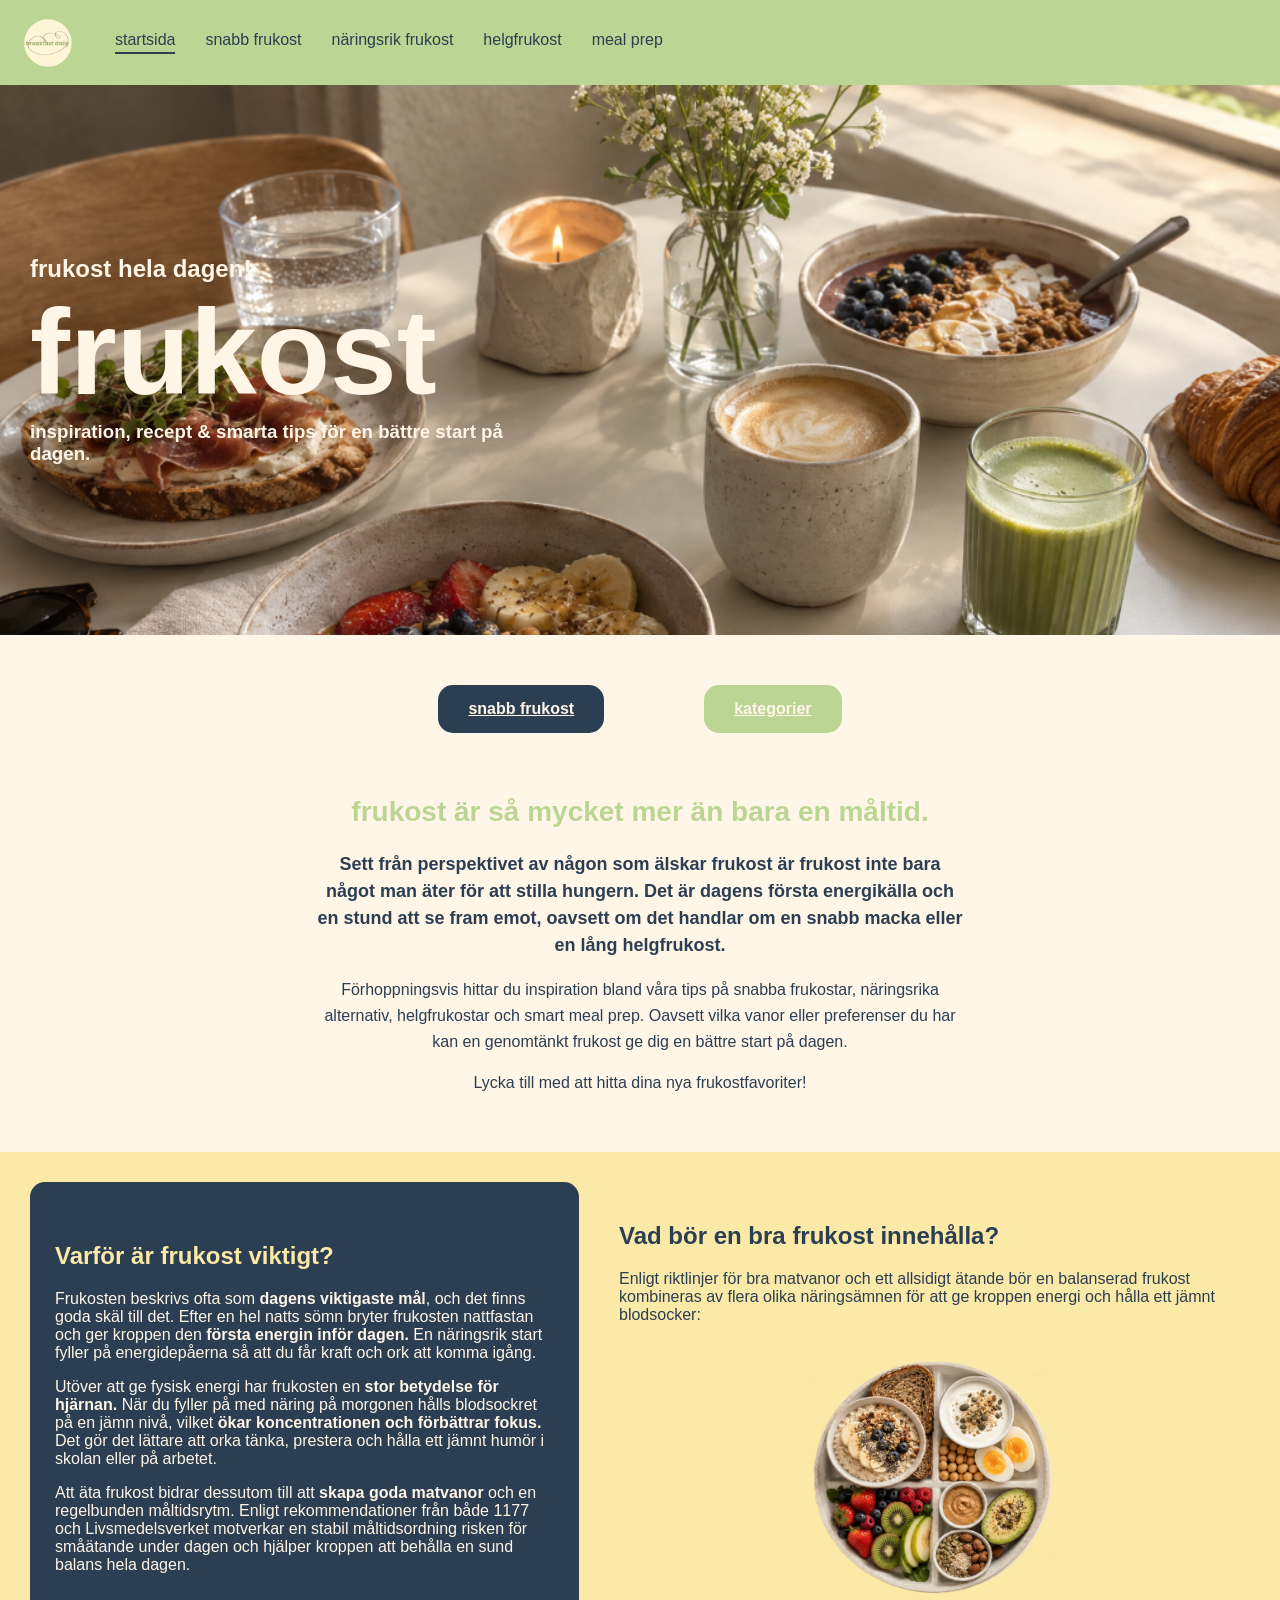
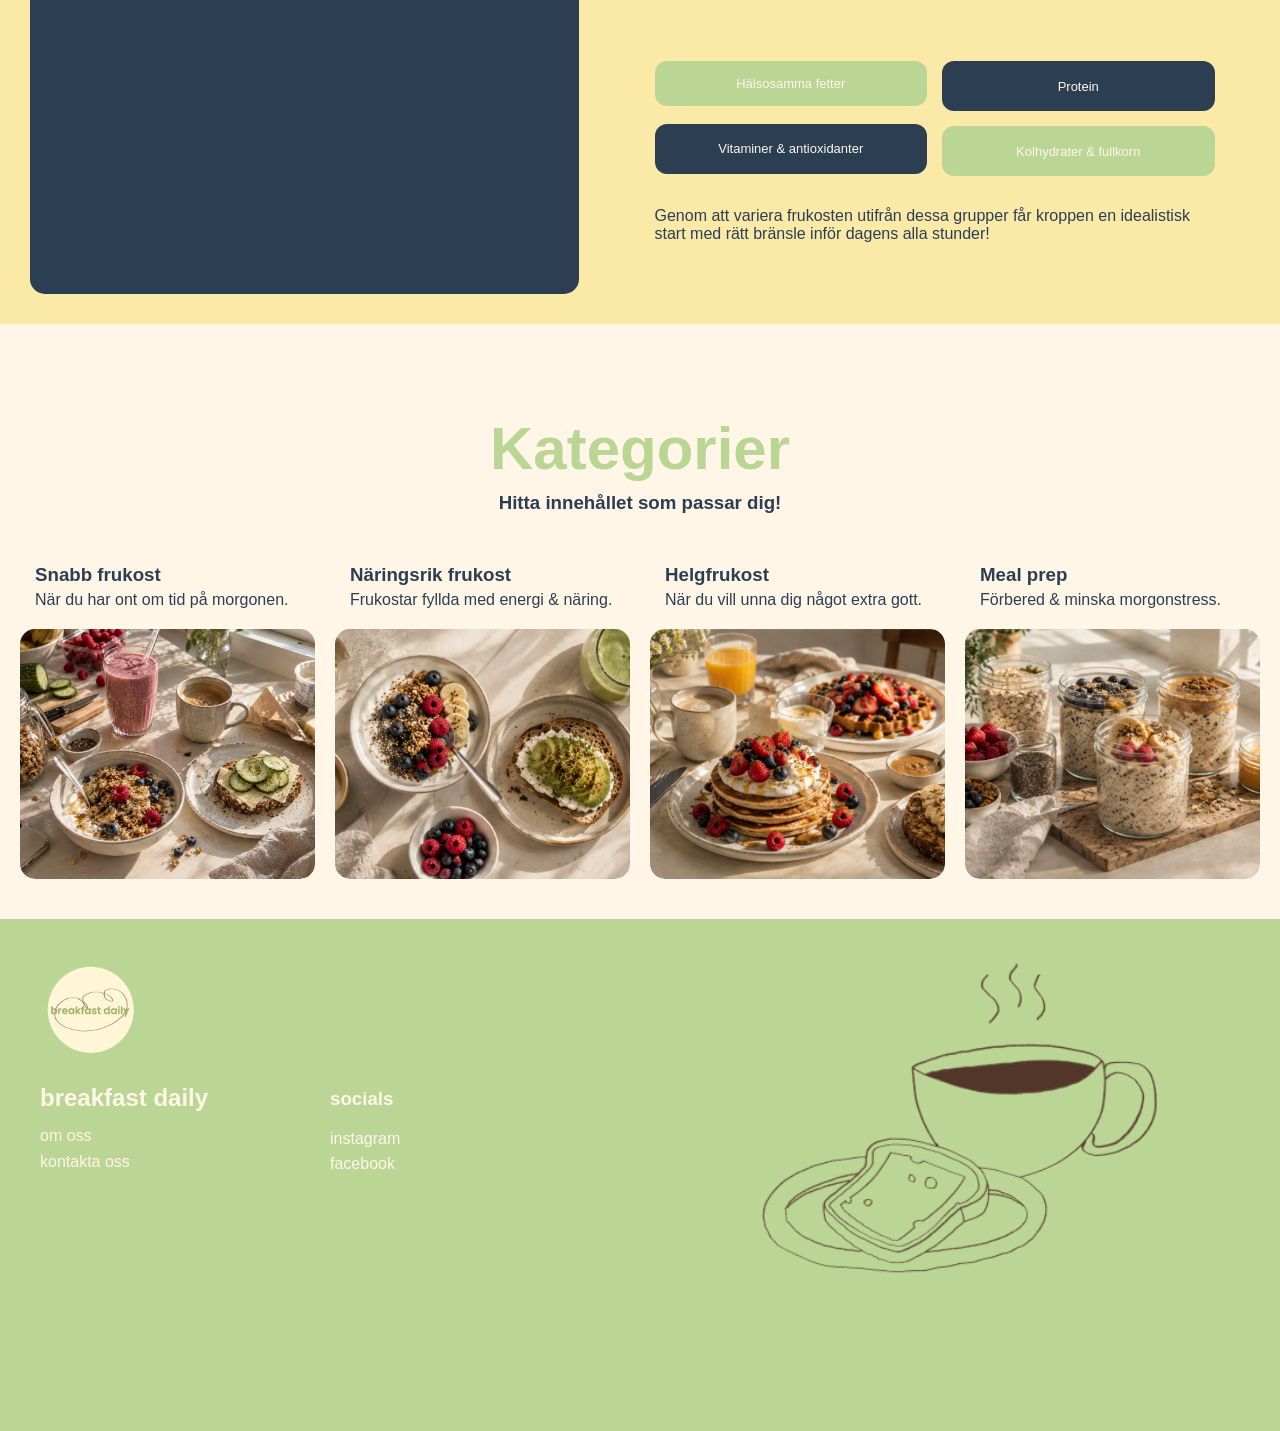
<file: index.html>
<!doctype html>
<html lang="sv">
  <head>
    <meta charset="UTF-8" />
    <meta name="viewport" content="width=device-width, initial-scale=1.0" />
    <title>startsida</title>
    <link rel="stylesheet" href="layout.css" />
    <link rel="stylesheet" href="style.css" />

    <!-- Standard favicon för äldre/alla webbläsare -->
    <link rel="icon" href="favicon_io/favicon.ico" sizes="32x32" />

    <!-- Ikon för Apple/iOS-enheter när sidan sparas på hemskärmen -->
    <link rel="apple-touch-icon" href="favicon_io/apple-touch-icon.png" />
  </head>

  <body>
    <header>
      <div class="logo">
        <a href="index.html">
          <img src="images/Logo.png" alt="logo" />
        </a>
      </div>

      <nav>
        <ul class="menu">
          <li><a href="index.html" class="active">startsida</a></li>
          <li><a href="snabb frukost.html">snabb frukost</a></li>
          <li><a href="näringsrik frukost.html">näringsrik frukost</a></li>
          <li><a href="helgfrukost.html">helgfrukost</a></li>
          <li><a href="meal prep.html">meal prep</a></li>
          <button class="close-menu">✕</button>
        </ul>

        <button class="hamburger" aria-label="öppna meny">
          <span></span>
          <span></span>
          <span></span>
        </button>
      </nav>
    </header>

    <main>
      <div class="startsida_grid_1-1">
        <img src="images/hero_img_startsida.png" alt="heroimg" />

        <div class="hero_text">
          <h2>frukost hela dagen!</h2>
          <h1>frukost</h1>
          <h3>inspiration, recept & smarta tips för en bättre start på dagen.</h3>
        </div>
      </div>
      <div class="startsida_knappar">
        <a href="snabb frukost.html" class="button">snabb frukost</a>
        <a href="#kategorier" class="button">kategorier</a>
      </div>

      <div class="startsida_info">
        <h2>frukost är så mycket mer än bara en måltid.</h2>
        <h3>Sett från perspektivet av någon som älskar frukost är frukost inte bara något man äter för att stilla hungern. Det är dagens första energikälla och en stund att se fram emot, oavsett om det handlar om en snabb macka eller en lång helgfrukost.</h3>
        <p>Förhoppningsvis hittar du inspiration bland våra tips på snabba frukostar, näringsrika alternativ, helgfrukostar och smart meal prep. Oavsett vilka vanor eller preferenser du har kan en genomtänkt frukost ge dig en bättre start på dagen.</p>
        <p>Lycka till med att hitta dina nya frukostfavoriter!</p>
      </div>

      <section class="info_2kol">
        <div class="startsida_viktigt">
          <h2>Varför är frukost viktigt?</h2>
          <p>Frukosten beskrivs ofta som <strong>dagens viktigaste mål</strong>, och det finns goda skäl till det. Efter en hel natts sömn bryter frukosten nattfastan och ger kroppen den <strong>första energin inför dagen.</strong> En näringsrik start fyller på energidepåerna så att du får kraft och ork att komma igång.</p>
          <p>Utöver att ge fysisk energi har frukosten en <strong>stor betydelse för hjärnan.</strong> När du fyller på med näring på morgonen hålls blodsockret på en jämn nivå, vilket <strong>ökar koncentrationen och förbättrar fokus.</strong> Det gör det lättare att orka tänka, prestera och hålla ett jämnt humör i skolan eller på arbetet.</p>
          <p>Att äta frukost bidrar dessutom till att <strong>skapa goda matvanor</strong> och en regelbunden måltidsrytm. Enligt rekommendationer från både 1177 och Livsmedelsverket motverkar en stabil måltidsordning risken för småätande under dagen och hjälper kroppen att behålla en sund balans hela dagen.</p>
        </div>

        <div class="höger_kolumn">
          <div class="innehålla">
            <h2>Vad bör en bra frukost innehålla?</h2>
            <p>Enligt riktlinjer för bra matvanor och ett allsidigt ätande bör en balanserad frukost kombineras av flera olika näringsämnen för att ge kroppen energi och hålla ett jämnt blodsocker:</p>
            <img src="images/tallriksmodellen_img.png" alt="tallriksmodellen" />
          </div>

          <div class="näringsämnen_tallriksmodellen">
            <div class="näringsämnen_1">
              <details class="fett">
                <summary>Hälsosamma fetter</summary>
                <p>Att välja nyttigare och omättade fetter, till exempel genom Nyckelhålsmärkta alternativ, nötsmör eller frön, ger kroppen och hjärnan värdefull näring.</p>
              </details>

              <details class="vitaminer">
                <summary>Vitaminer & antioxidanter</summary>
                <p>Att inkludera frukt, bär eller grönsaker tillför viktiga vitaminer, mineraler och antioxidanter.</p>
              </details>
            </div>
            <div class="näringsämnen_2">
              <details class="protein">
                <summary>Protein</summary>
                <p>Mjölkprodukter som yoghurt, fil eller mjölk, samt ägg eller baljväxter, tillför protein som hjälper kroppen att bygga och bevara muskler samt ger god mättnad.</p>
              </details>

              <details class="kolhydrater">
                <summary>Kolhydrater & fullkorn</summary>
                <p>Fiberrika kolhydrater och fullkorn från exempelvis grovt bröd, havregrynsgröt eller osötad granola ger långvarig energi och fibrer.</p>
              </details>
            </div>

            <p>Genom att variera frukosten utifrån dessa grupper får kroppen en idealistisk start med rätt bränsle inför dagens alla stunder!</p>
          </div>
        </div>
      </section>

      <div id="kategorier" class="kategorier">
        <h2>Kategorier</h2>
        <h3>Hitta innehållet som passar dig!</h3>

        <div class="kategorier_1">
          <a href="snabb frukost.html" class="snabb_frukost_box">
            <h3>Snabb frukost</h3>
            <p>När du har ont om tid på morgonen.</p>
            <img src="images/hero_snabb_img.png" alt="snabb frukost" />
          </a>

          <a href="näringsrik frukost.html" class="näringsrik_frukost_box">
            <h3>Näringsrik frukost</h3>
            <p>Frukostar fyllda med energi & näring.</p>
            <img src="images/hero_näring_img.png" alt="näringsrik frukost" />
          </a>

          <a href="helgfrukost.html" class="helg_frukost_box">
            <h3>Helgfrukost</h3>
            <p>När du vill unna dig något extra gott.</p>
            <img src="images/hero_helg_img.png" alt="helgfrukost" />
          </a>

          <a href="meal prep.html" class="meal_prep_box">
            <h3>Meal prep</h3>
            <p>Förbered & minska morgonstress.</p>
            <img src="images/hero_meal_img.png" alt="meal prep" />
          </a>
        </div>
      </div>
    </main>

    <footer>
      <div class="footer_vanster">
        <img src="images/Logo.png" alt="Breakfast Daily logo" class="footer_logo" />

        <h2>breakfast daily</h2>

        <div class="footer_lankar">
          <a href="#">om oss</a>
          <a href="#">kontakta oss</a>
        </div>

        <div class="footer_socials">
          <h3>socials</h3>
          <a href="#">instagram</a>
          <a href="#">facebook</a>
        </div>
      </div>

      <div class="footer_bild">
        <img src="images/Footer_Img_.png" alt="Kaffekopp" />
      </div>
    </footer>
    <script>
      const hamburger = document.querySelector(".hamburger");
      const menu = document.querySelector(".menu");
      const closeButton = document.querySelector(".close-menu");

      hamburger.addEventListener("click", () => {
        menu.classList.toggle("active");
      });

      closeButton.addEventListener("click", () => {
        menu.classList.remove("active");
      });
    </script>
  </body>
</html>
</file>
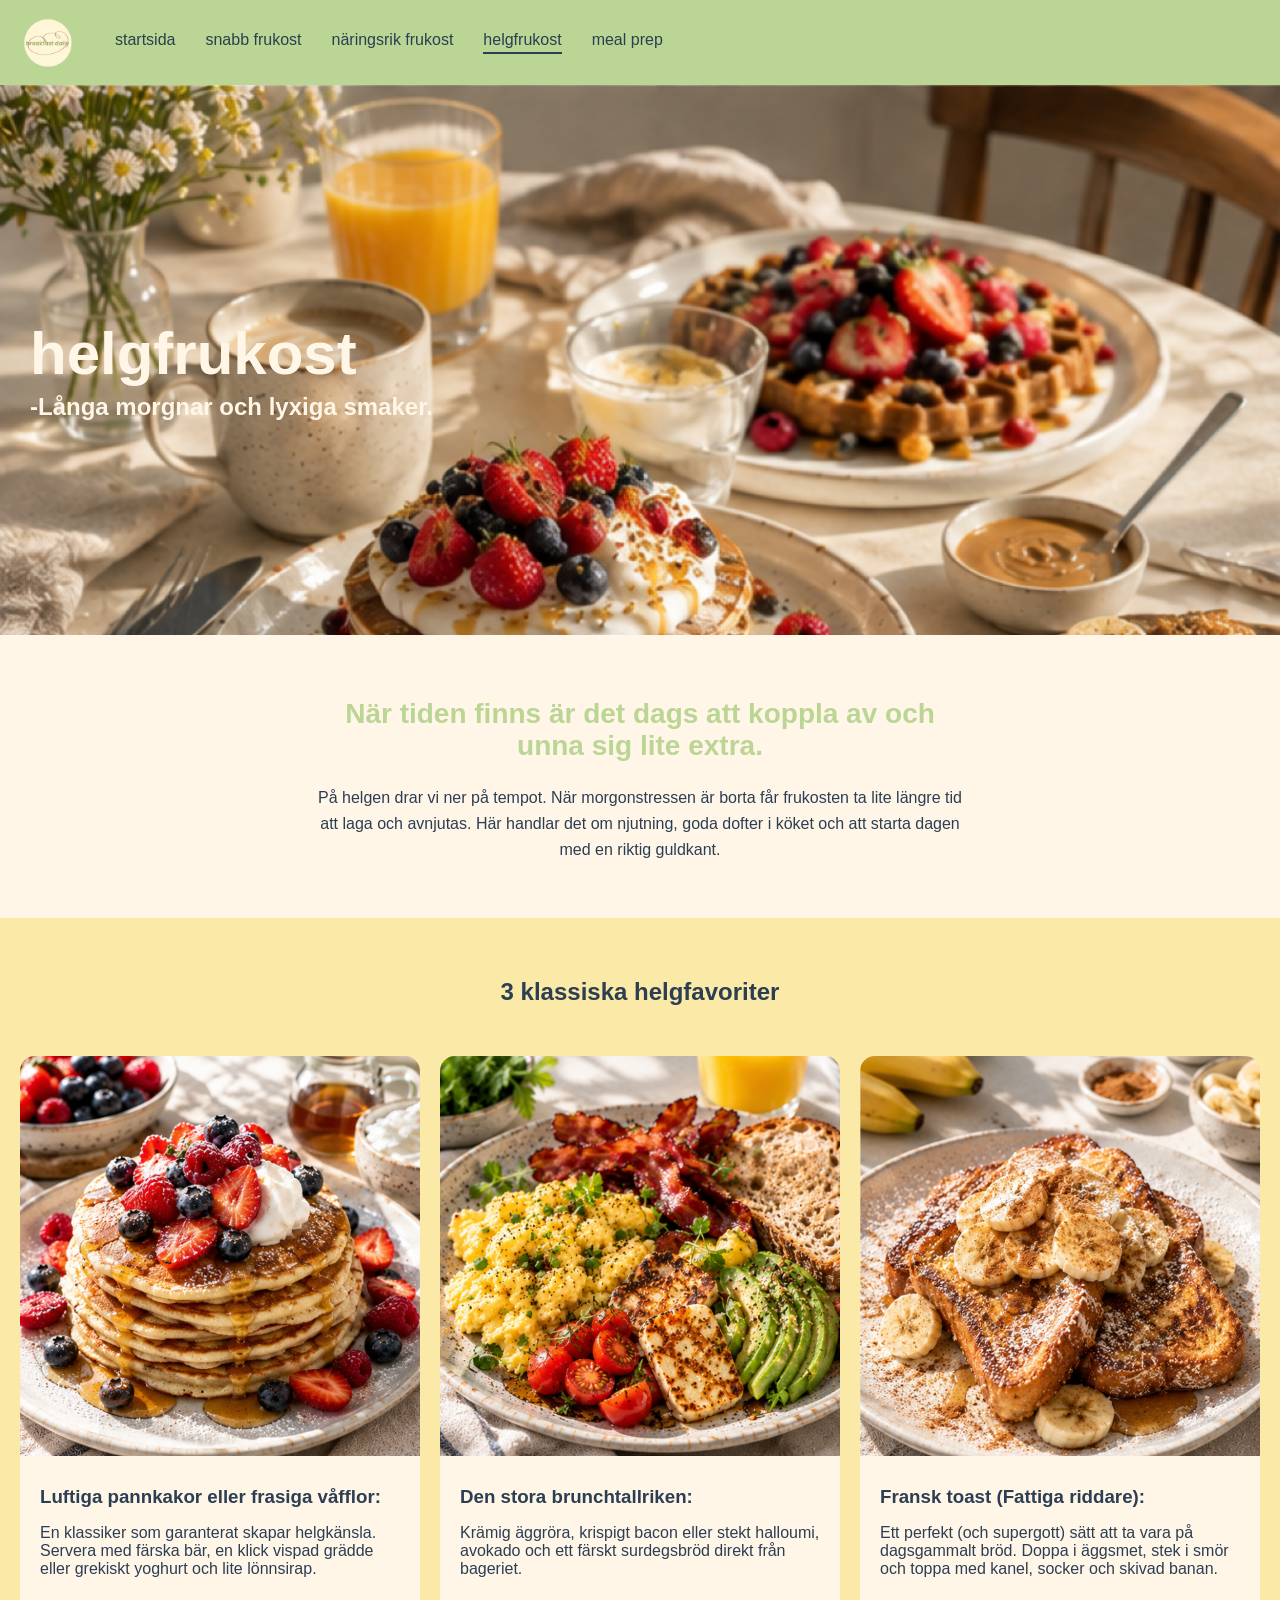
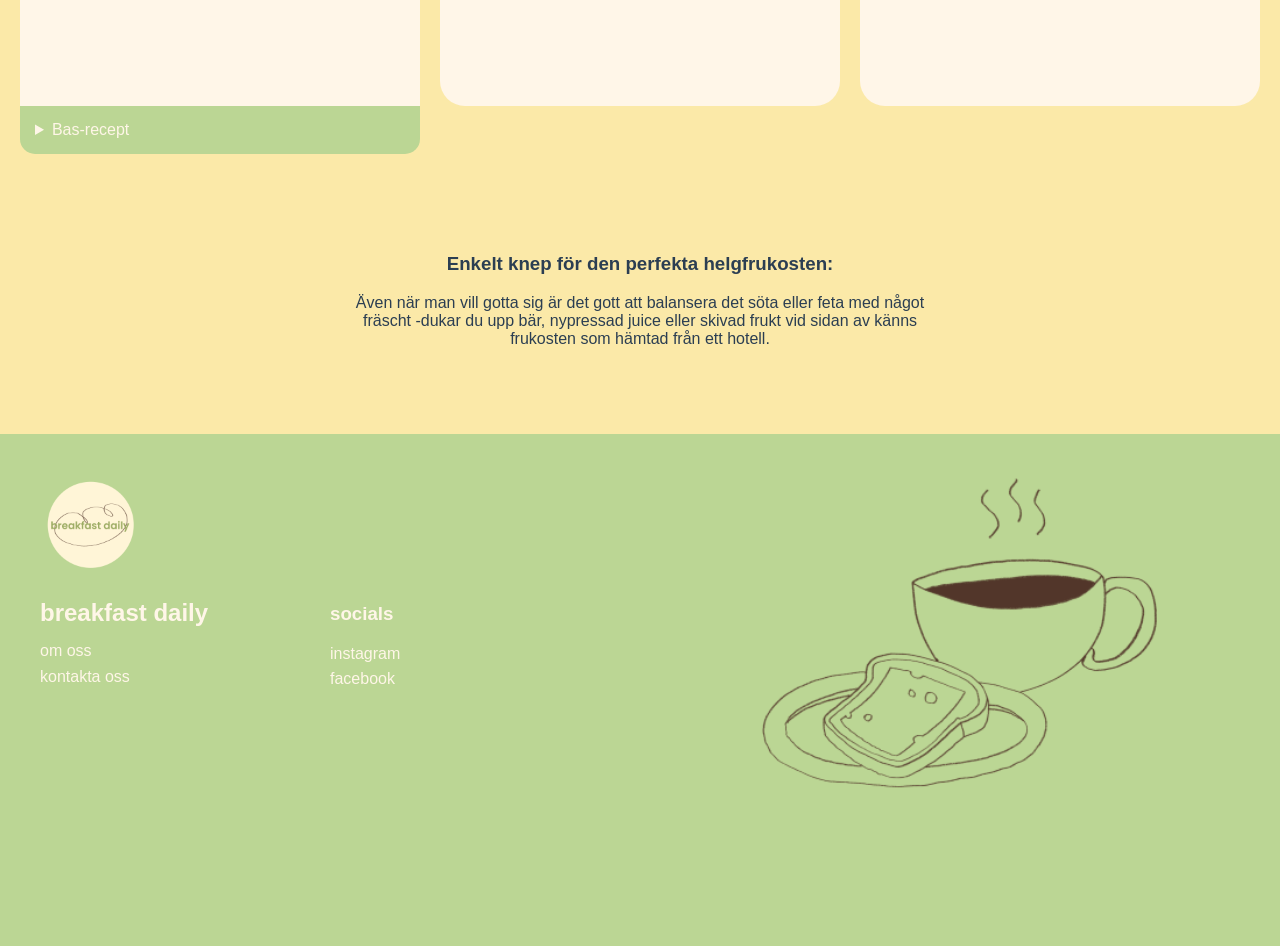
<file: helgfrukost.html>
<!doctype html>
<html lang="sv">
  <head>
    <meta charset="UTF-8" />
    <meta name="viewport" content="width=device-width, initial-scale=1.0" />
    <title>helgfrukost</title>
    <link rel="stylesheet" href="layout.css" />
    <link rel="stylesheet" href="style.css" />

    <!-- Standard favicon för äldre/alla webbläsare -->
    <link rel="icon" href="favicon_io/favicon.ico" sizes="32x32" />

    <!-- Ikon för Apple/iOS-enheter när sidan sparas på hemskärmen -->
    <link rel="apple-touch-icon" href="favicon_io/apple-touch-icon.png" />
  </head>
  <body>
    <header>
      <div class="logo">
        <a href="index.html">
          <img src="images/Logo.png" alt="logo" />
        </a>
      </div>

      <nav>
        <ul class="menu">
          <li><a href="index.html">startsida</a></li>
          <li><a href="snabb frukost.html">snabb frukost</a></li>
          <li><a href="näringsrik frukost.html">näringsrik frukost</a></li>
          <li><a href="helgfrukost.html" class="active">helgfrukost</a></li>
          <li><a href="meal prep.html">meal prep</a></li>
          <button class="close-menu">✕</button>
        </ul>
        <button class="hamburger" aria-label="öppna meny">
          <span></span>
          <span></span>
          <span></span>
        </button>
      </nav>
    </header>
    <main>
      <div class="helgfrukost_grid_1-1">
        <img src="images/hero_helg_img.png" alt="heroimg" />

        <div class="hero_text_helgfrukost">
          <h1>helgfrukost</h1>
          <h2>-Långa morgnar och lyxiga smaker.</h2>
        </div>
      </div>

      <div class="helgfrukost_info">
        <h2>När tiden finns är det dags att koppla av och unna sig lite extra.</h2>
        <p>På helgen drar vi ner på tempot. När morgonstressen är borta får frukosten ta lite längre tid att laga och avnjutas. Här handlar det om njutning, goda dofter i köket och att starta dagen med en riktig guldkant.</p>
      </div>

      <section class="tre_klassiska">
        <h2>3 klassiska helgfavoriter</h2>

        <div class="pannkakor">
          <img src="images/pannkakor_img.png" alt="pannkakor" />
          <div class="pannkakor_text">
            <h3>Luftiga pannkakor eller frasiga våfflor:</h3>
            <p>En klassiker som garanterat skapar helgkänsla. Servera med färska bär, en klick vispad grädde eller grekiskt yoghurt och lite lönnsirap.</p>
          </div>

          <details class="basrecept_pannkakor">
            <summary>Bas-recept</summary>
            <h3>Pannkakor (1 person):</h3>
            <p>Ingredienser:</p>
            <ul>
              <li>1 dl mjölk</li>
              <li>1 dl mjöl</li>
              <li>1 ägg</li>
            </ul>
            <p>Gör såhär:</p>
            <ol>
              <li>Vispa ihop alla ingredienser i en bunke.</li>
              <li>Stek i olja/smör i en stor stekpanna tills gyllene och frasig (och supergod).</li>
            </ol>
          </details>
        </div>

        <div class="brunchtallrik">
          <img src="images/äggröra_img.png" alt="äggröra" />

          <div class="brunchtallrik_text">
            <h3>Den stora brunchtallriken:</h3>
            <p>Krämig äggröra, krispigt bacon eller stekt halloumi, avokado och ett färskt surdegsbröd direkt från bageriet.</p>
          </div>
        </div>

        <div class="fransktoast">
          <img src="images/fransk_toast_img.png" alt="fransk toast" />

          <div class="fransktoast_text">
            <h3>Fransk toast (Fattiga riddare):</h3>
            <p>Ett perfekt (och supergott) sätt att ta vara på dagsgammalt bröd. Doppa i äggsmet, stek i smör och toppa med kanel, socker och skivad banan.</p>
          </div>
        </div>

        <div class="liten_undertext">
          <h3>Enkelt knep för den perfekta helgfrukosten:</h3>
          <p>Även när man vill gotta sig är det gott att balansera det söta eller feta med något fräscht -dukar du upp bär, nypressad juice eller skivad frukt vid sidan av känns frukosten som hämtad från ett hotell.</p>
        </div>
      </section>
    </main>
    <footer>
      <div class="footer_vanster">
        <img src="images/Logo.png" alt="Breakfast Daily logo" class="footer_logo" />

        <h2>breakfast daily</h2>

        <div class="footer_lankar">
          <a href="#">om oss</a>
          <a href="#">kontakta oss</a>
        </div>

        <div class="footer_socials">
          <h3>socials</h3>
          <a href="#">instagram</a>
          <a href="#">facebook</a>
        </div>
      </div>

      <div class="footer_bild">
        <img src="images/Footer_Img_.png" alt="Kaffekopp" />
      </div>
    </footer>
    <script>
      const hamburger = document.querySelector(".hamburger");
      const menu = document.querySelector(".menu");
      const closeButton = document.querySelector(".close-menu");

      hamburger.addEventListener("click", () => {
        menu.classList.toggle("active");
      });

      closeButton.addEventListener("click", () => {
        menu.classList.remove("active");
      });
    </script>
  </body>
</html>
</file>
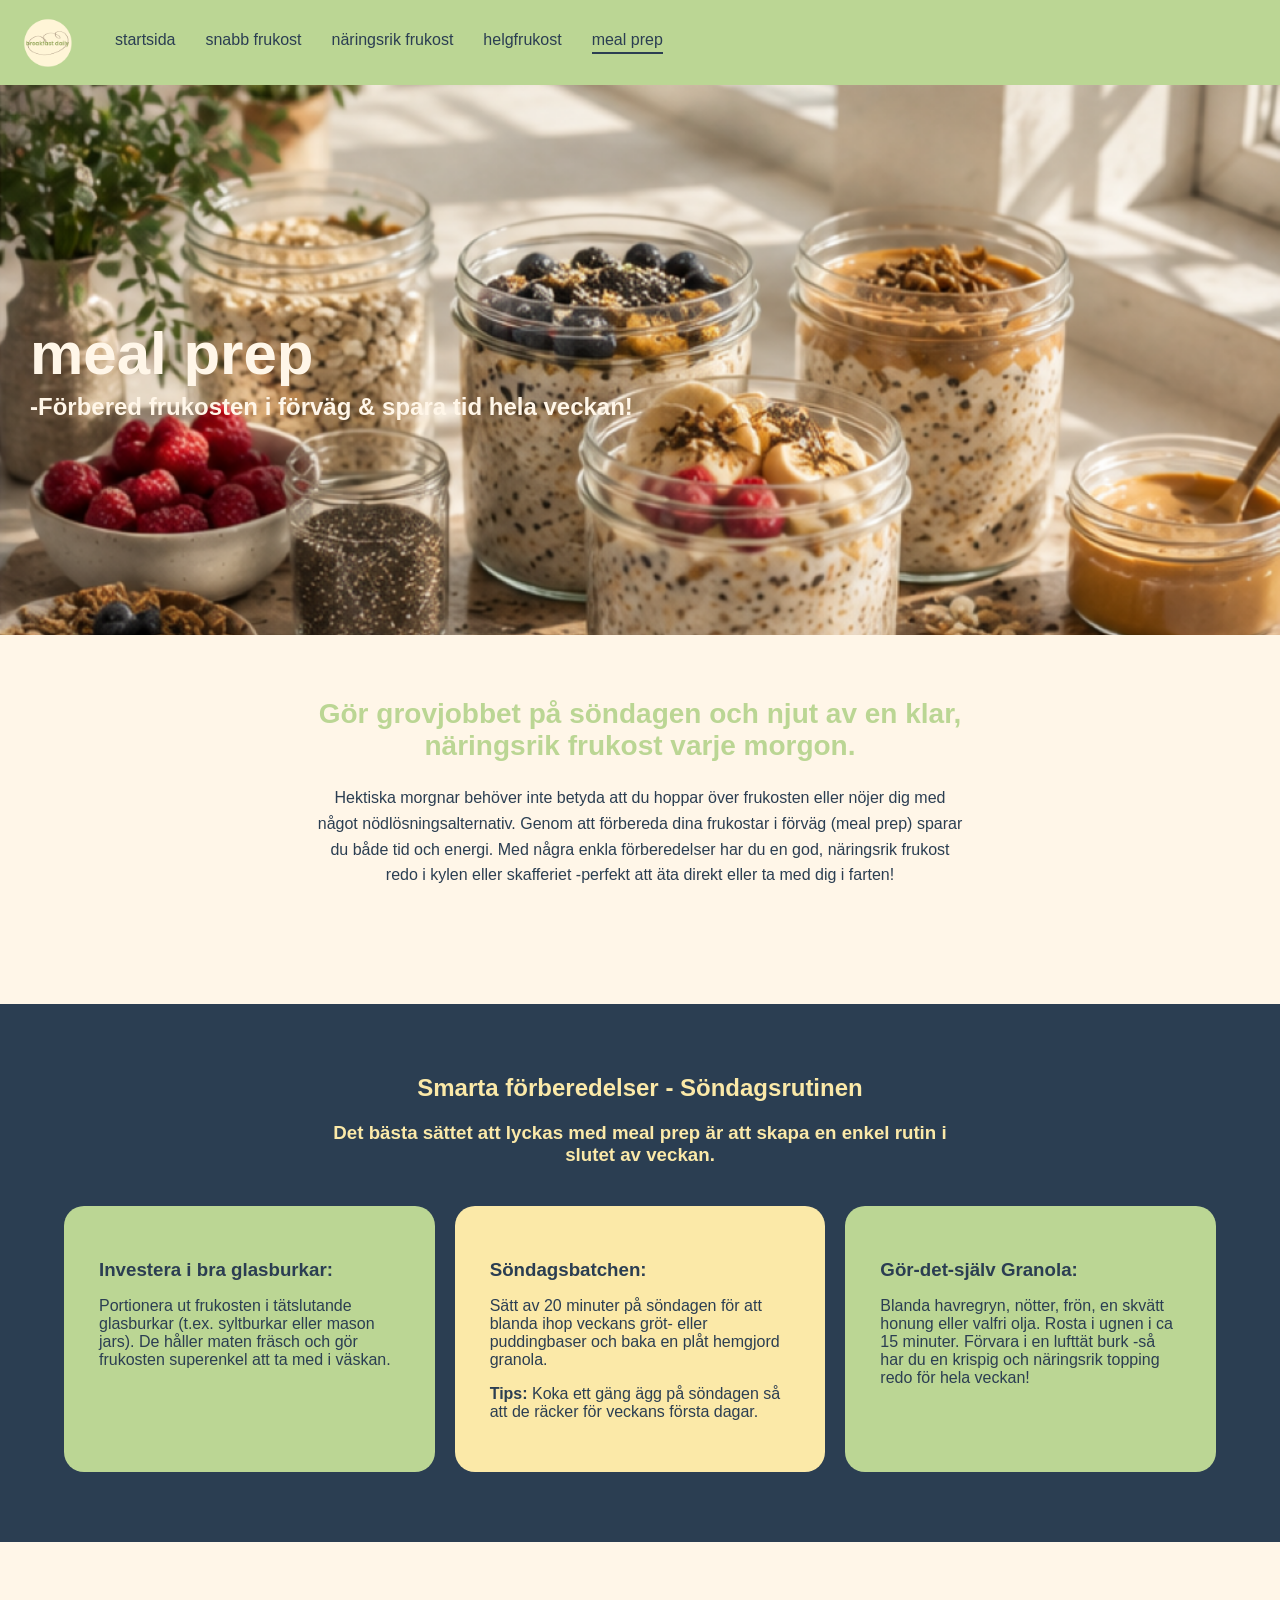
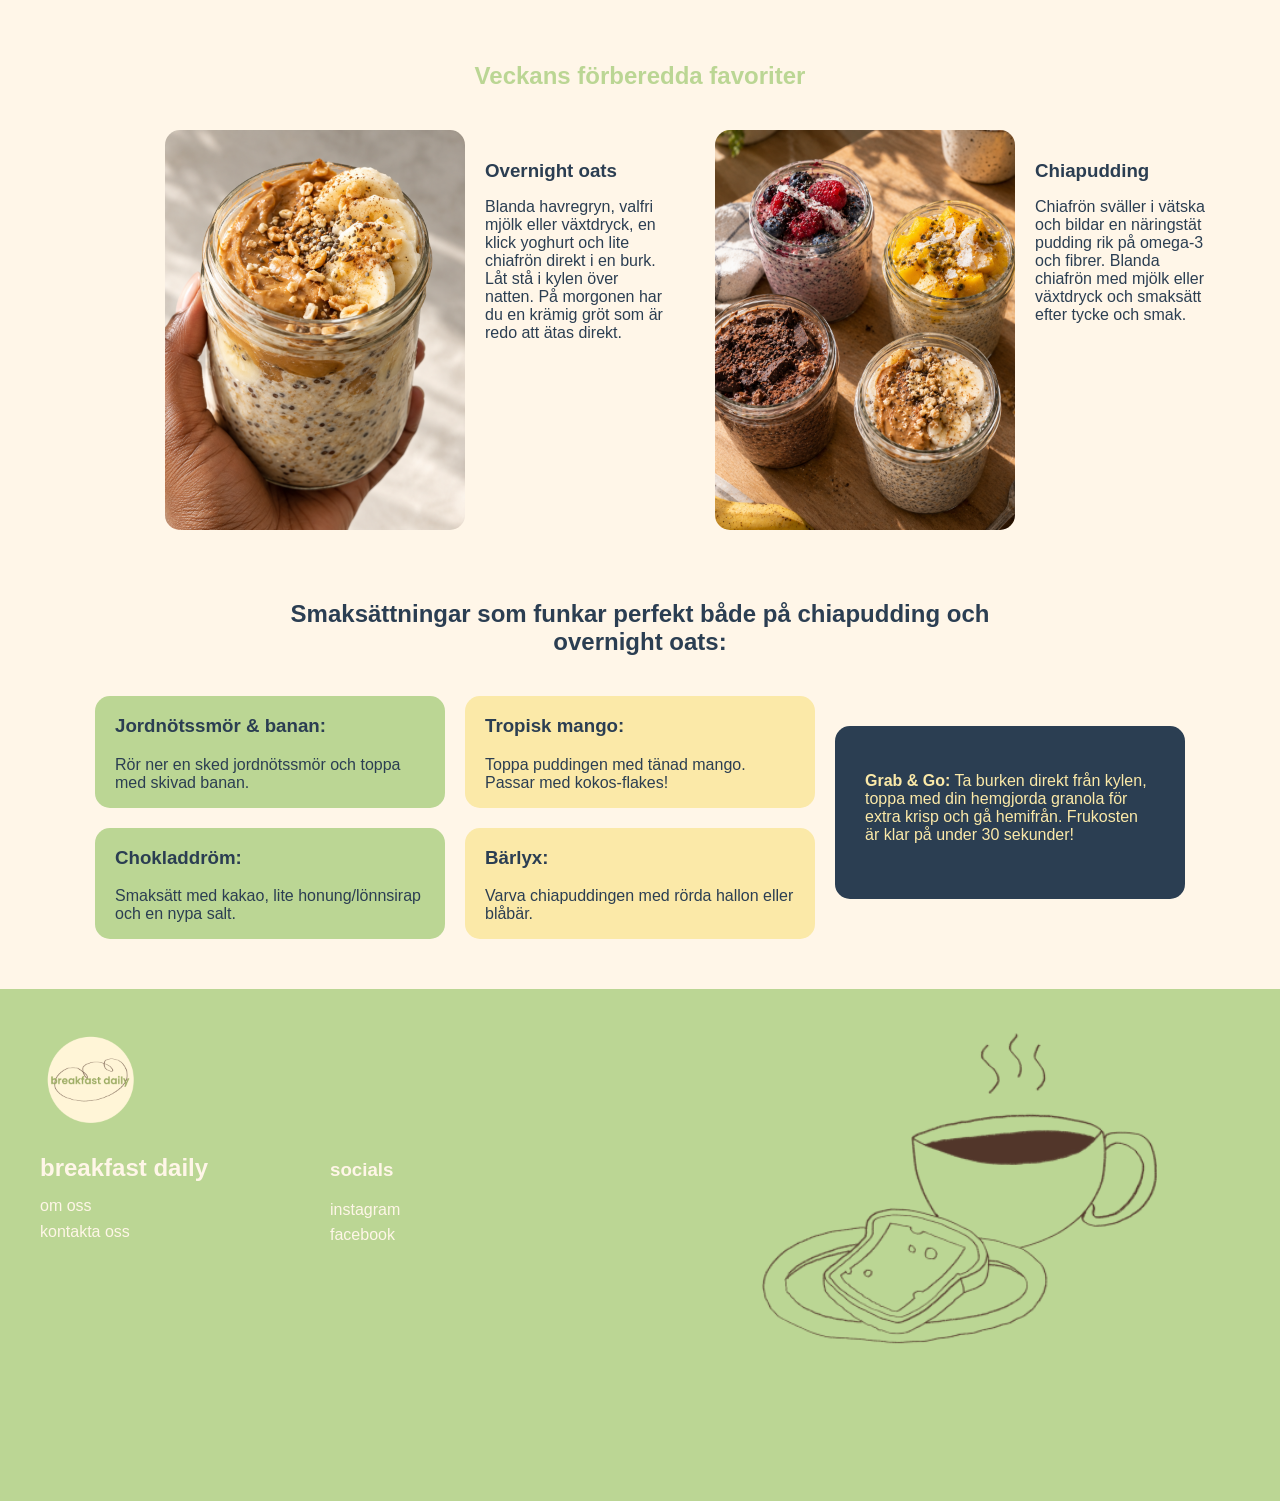
<file: meal prep.html>
<!doctype html>
<html lang="sv">
  <head>
    <meta charset="UTF-8" />
    <meta name="viewport" content="width=device-width, initial-scale=1.0" />
    <title>meal prep</title>
    <link rel="stylesheet" href="layout.css" />
    <link rel="stylesheet" href="style.css" />

    <!-- Standard favicon för äldre/alla webbläsare -->
    <link rel="icon" href="favicon_io/favicon.ico" sizes="32x32" />

    <!-- Ikon för Apple/iOS-enheter när sidan sparas på hemskärmen -->
    <link rel="apple-touch-icon" href="favicon_io/apple-touch-icon.png" />
  </head>
  <body>
    <header>
      <div class="logo">
        <a href="index.html">
          <img src="images/Logo.png" alt="logo" />
        </a>
      </div>

      <nav>
        <ul class="menu">
          <li><a href="index.html">startsida</a></li>
          <li><a href="snabb frukost.html">snabb frukost</a></li>
          <li><a href="näringsrik frukost.html">näringsrik frukost</a></li>
          <li><a href="helgfrukost.html">helgfrukost</a></li>
          <li><a href="meal prep.html" class="active">meal prep</a></li>
          <button class="close-menu">✕</button>
        </ul>
        <button class="hamburger" aria-label="öppna meny">
          <span></span>
          <span></span>
          <span></span>
        </button>
      </nav>
    </header>
    <main>
      <div class="mealprep_grid_1-1">
        <img src="images/hero_meal_img.png" alt="heroimg" />

        <div class="hero_text_mealprep">
          <h1>meal prep</h1>
          <h2>-Förbered frukosten i förväg & spara tid hela veckan!</h2>
        </div>
      </div>

      <div class="mealprep_info">
        <h2>Gör grovjobbet på söndagen och njut av en klar, näringsrik frukost varje morgon.</h2>
        <p>Hektiska morgnar behöver inte betyda att du hoppar över frukosten eller nöjer dig med något nödlösningsalternativ. Genom att förbereda dina frukostar i förväg (meal prep) sparar du både tid och energi. Med några enkla förberedelser har du en god, näringsrik frukost redo i kylen eller skafferiet -perfekt att äta direkt eller ta med dig i farten!</p>
      </div>

      <section class="förberedelser">
        <h2>Smarta förberedelser - Söndagsrutinen</h2>
        <h3 class="smart_underrubrik">Det bästa sättet att lyckas med meal prep är att skapa en enkel rutin i slutet av veckan.</h3>

        <div class="förberedelser_grid">
          <div class="glasburkar">
            <h3>Investera i bra glasburkar:</h3>
            <p>Portionera ut frukosten i tätslutande glasburkar (t.ex. syltburkar eller mason jars). De håller maten fräsch och gör frukosten superenkel att ta med i väskan.</p>
          </div>

          <div class="söndagsbatchen">
            <h3>Söndagsbatchen:</h3>
            <p>Sätt av 20 minuter på söndagen för att blanda ihop veckans gröt- eller puddingbaser och baka en plåt hemgjord granola.</p>
            <p><strong>Tips:</strong> Koka ett gäng ägg på söndagen så att de räcker för veckans första dagar.</p>
          </div>

          <div class="granola">
            <h3>Gör-det-själv Granola:</h3>
            <p>Blanda havregryn, nötter, frön, en skvätt honung eller valfri olja. Rosta i ugnen i ca 15 minuter. Förvara i en lufttät burk -så har du en krispig och näringsrik topping redo för hela veckan!</p>
          </div>
        </div>
      </section>

      <section class="veckans_förberedda">
        <h2>Veckans förberedda favoriter</h2>

        <div class="favoriter_grid">
          <div class="overnightoats">
            <div class="overnightoats_img">
              <img src="images/overnightoats_i_hand_img.png" alt="overnight oats" />
            </div>
            <div class="overnightoats_text">
              <h3>Overnight oats</h3>
              <p>Blanda havregryn, valfri mjölk eller växtdryck, en klick yoghurt och lite chiafrön direkt i en burk. Låt stå i kylen över natten. På morgonen har du en krämig gröt som är redo att ätas direkt.</p>
            </div>
          </div>

          <div class="chiapudding">
            <div class="chiapudding_img">
              <img src="images/chiapudding_olika_smaker_img.png" alt="chiapudding" />
            </div>
            <div class="chiapudding_text">
              <h3>Chiapudding</h3>
              <p>Chiafrön sväller i vätska och bildar en näringstät pudding rik på omega-3 och fibrer. Blanda chiafrön med mjölk eller växtdryck och smaksätt efter tycke och smak.</p>
            </div>
          </div>
        </div>
      </section>

      <section class="smaksättningar">
        <h2>Smaksättningar som funkar perfekt både på chiapudding och overnight oats:</h2>
        <div class="smaksättning_grid">
          <div class="jordnöt">
            <h3>Jordnötssmör & banan:</h3>
            <p>Rör ner en sked jordnötssmör och toppa med skivad banan.</p>
          </div>
          <div class="mango">
            <h3>Tropisk mango:</h3>
            <p>Toppa puddingen med tänad mango. Passar med kokos-flakes!</p>
          </div>
          <div class="choklad">
            <h3>Chokladdröm:</h3>
            <p>Smaksätt med kakao, lite honung/lönnsirap och en nypa salt.</p>
          </div>
          <div class="bär">
            <h3>Bärlyx:</h3>
            <p>Varva chiapuddingen med rörda hallon eller blåbär.</p>
          </div>
          <div class="grabandgo">
            <p><strong>Grab & Go:</strong> Ta burken direkt från kylen, toppa med din hemgjorda granola för extra krisp och gå hemifrån. Frukosten är klar på under 30 sekunder!</p>
          </div>
        </div>
      </section>
    </main>
    <footer>
      <div class="footer_vanster">
        <img src="images/Logo.png" alt="Breakfast Daily logo" class="footer_logo" />

        <h2>breakfast daily</h2>

        <div class="footer_lankar">
          <a href="#">om oss</a>
          <a href="#">kontakta oss</a>
        </div>

        <div class="footer_socials">
          <h3>socials</h3>
          <a href="#">instagram</a>
          <a href="#">facebook</a>
        </div>
      </div>

      <div class="footer_bild">
        <img src="images/Footer_Img_.png" alt="Kaffekopp" />
      </div>
    </footer>
    <script>
      const hamburger = document.querySelector(".hamburger");
      const menu = document.querySelector(".menu");
      const closeButton = document.querySelector(".close-menu");

      hamburger.addEventListener("click", () => {
        menu.classList.toggle("active");
      });

      closeButton.addEventListener("click", () => {
        menu.classList.remove("active");
      });
    </script>
  </body>
</html>
</file>
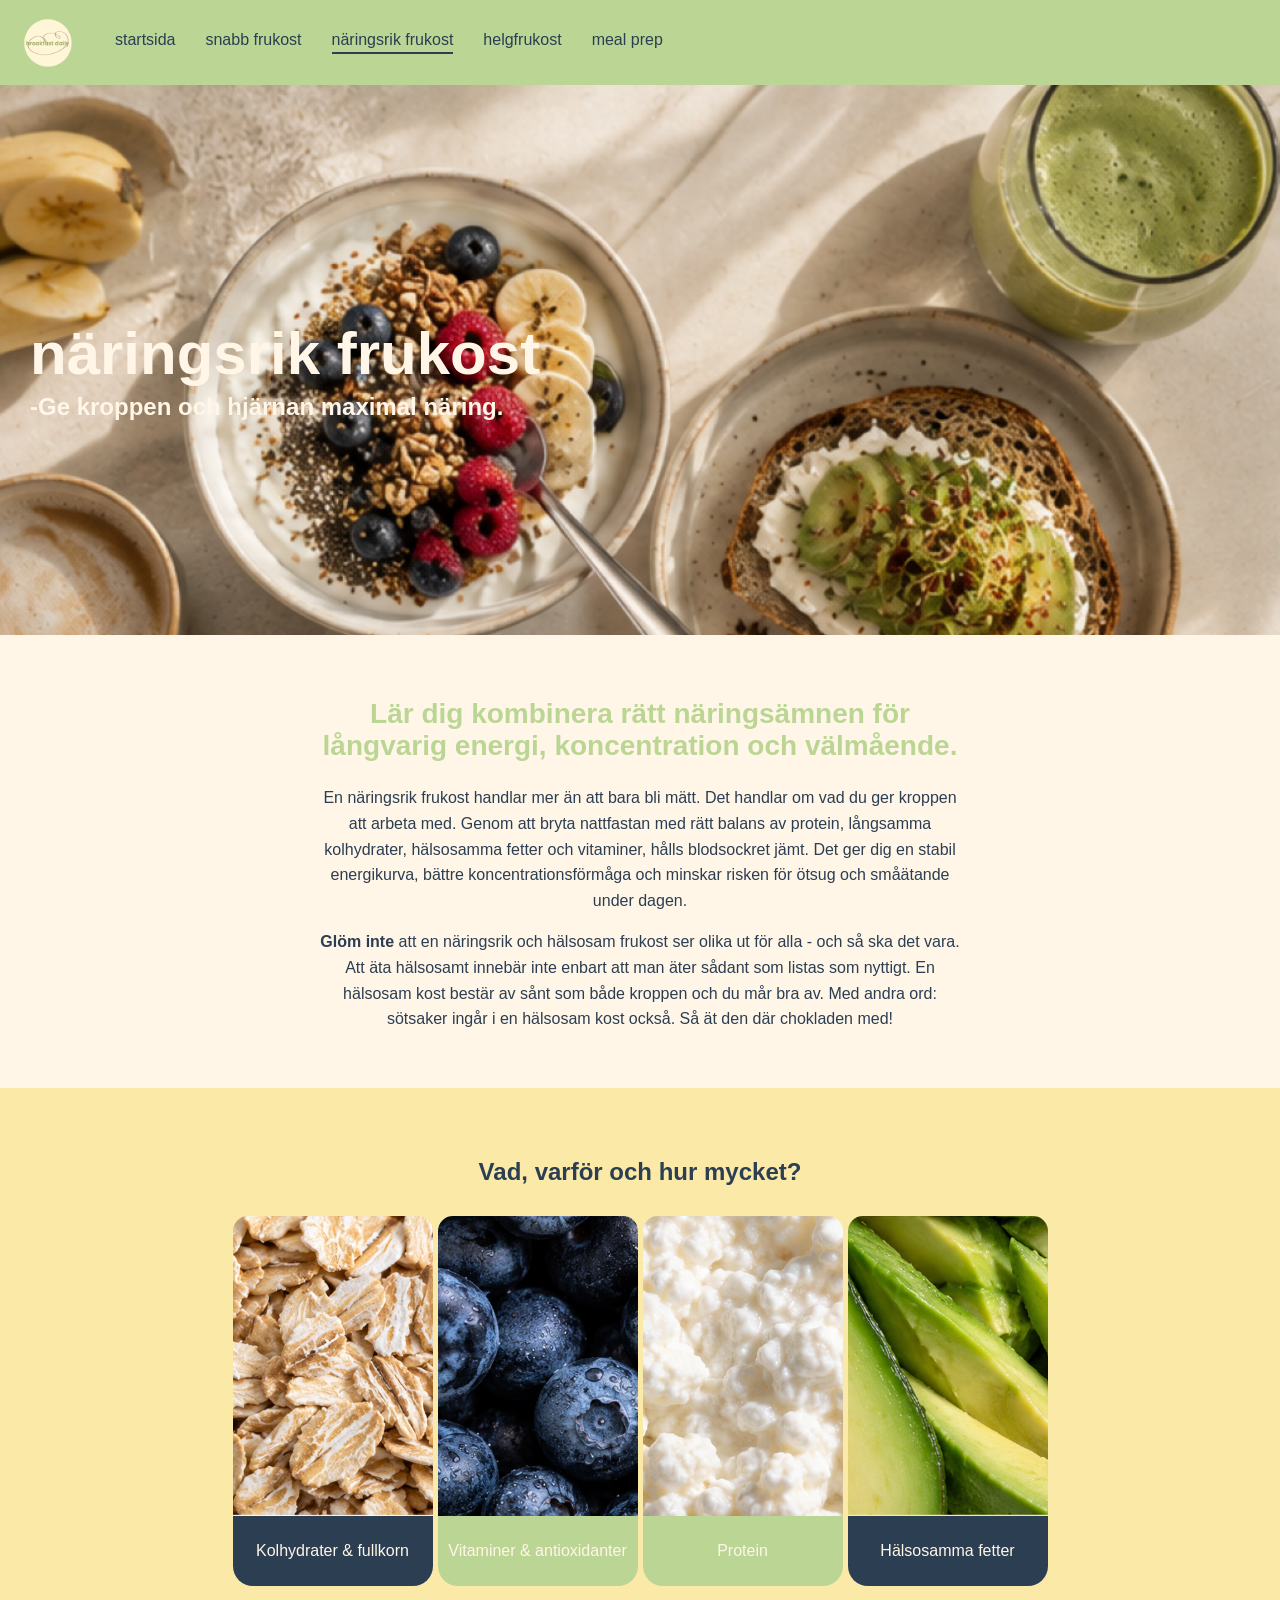
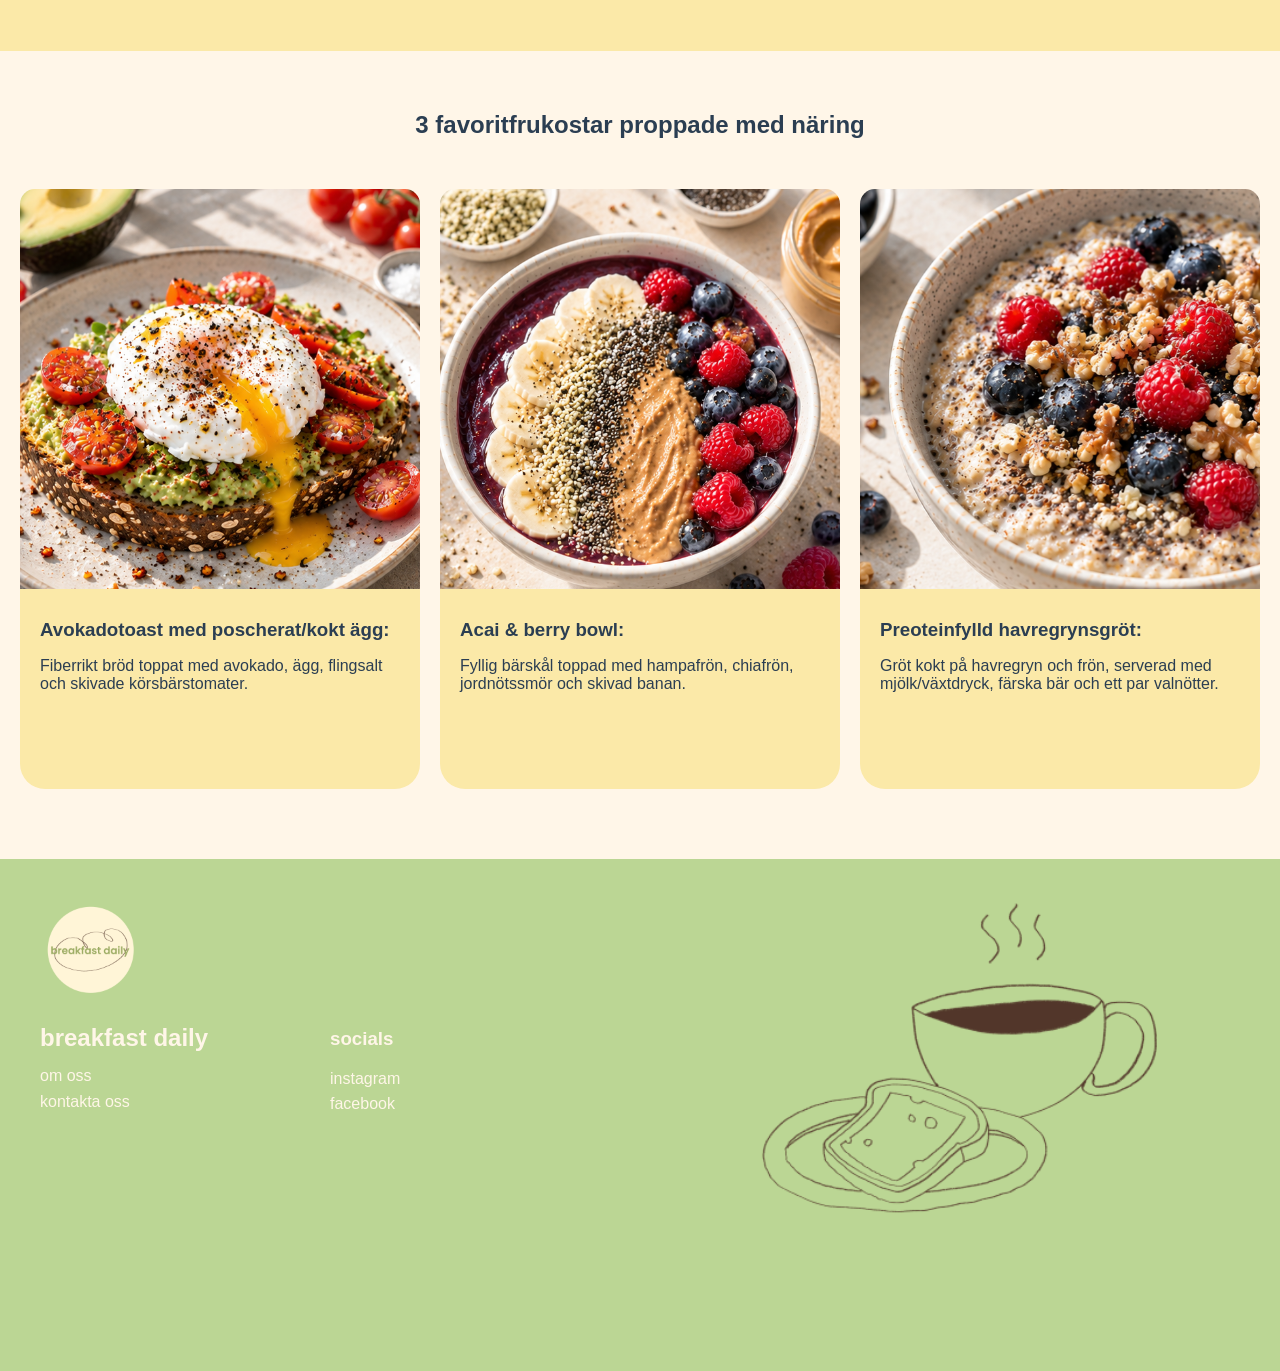
<file: näringsrik frukost.html>
<!doctype html>
<html lang="sv">
  <head>
    <meta charset="UTF-8" />
    <meta name="viewport" content="width=device-width, initial-scale=1.0" />
    <title>näringsrik frukost</title>
    <link rel="stylesheet" href="layout.css" />
    <link rel="stylesheet" href="style.css" />

    <!-- Standard favicon för äldre/alla webbläsare -->
    <link rel="icon" href="favicon_io/favicon.ico" sizes="32x32" />

    <!-- Ikon för Apple/iOS-enheter när sidan sparas på hemskärmen -->
    <link rel="apple-touch-icon" href="favicon_io/apple-touch-icon.png" />
  </head>
  <body>
    <header>
      <div class="logo">
        <a href="index.html">
          <img src="images/Logo.png" alt="logo" />
        </a>
      </div>

      <nav>
        <ul class="menu">
          <li><a href="index.html">startsida</a></li>
          <li><a href="snabb frukost.html">snabb frukost</a></li>
          <li><a href="näringsrik frukost.html" class="active">näringsrik frukost</a></li>
          <li><a href="helgfrukost.html">helgfrukost</a></li>
          <li><a href="meal prep.html">meal prep</a></li>
          <button class="close-menu">✕</button>
        </ul>
        <button class="hamburger" aria-label="öppna meny">
          <span></span>
          <span></span>
          <span></span>
        </button>
      </nav>
    </header>

    <main>
      <div class="näringsrikfrukost_grid_1-1">
        <img src="images/hero_näring_img.png" alt="heroimg" />

        <div class="hero_text_näringsrikfrukost">
          <h1>näringsrik frukost</h1>
          <h2>-Ge kroppen och hjärnan maximal näring.</h2>
        </div>
      </div>
      <div class="näringsrikfrukost_info">
        <h2>Lär dig kombinera rätt näringsämnen för långvarig energi, koncentration och välmående.</h2>
        <p>En näringsrik frukost handlar mer än att bara bli mätt. Det handlar om vad du ger kroppen att arbeta med. Genom att bryta nattfastan med rätt balans av protein, långsamma kolhydrater, hälsosamma fetter och vitaminer, hålls blodsockret jämt. Det ger dig en stabil energikurva, bättre koncentrationsförmåga och minskar risken för ötsug och småätande under dagen.</p>
        <p><strong>Glöm inte</strong> att en näringsrik och hälsosam frukost ser olika ut för alla - och så ska det vara. Att äta hälsosamt innebär inte enbart att man äter sådant som listas som nyttigt. En hälsosam kost bestär av sånt som både kroppen och du mår bra av. Med andra ord: sötsaker ingår i en hälsosam kost också. Så ät den där chokladen med!</p>
      </div>

      <section class="vad_varför_hur">
        <h2>Vad, varför och hur mycket?</h2>

        <div class="näring_grid">
          <div class="kolhydrater">
            <img src="images/havregryn_img.png" alt="havregryn" />
            <details class="havregryn">
              <summary>Kolhydrater & fullkorn</summary>
              <h3>Ca 50% av frukosten</h3>
              <ul>
                <li><strong>Varför?</strong> Kroppens och hjärnans viktigaste bränsle. Långsamma kolhydrater och fiberrikt fullkorn bryts ner långsamt, vilket ger en jämn energitillförsel.</li>
                <li><strong>Var det finns:</strong>Havregryn, rågflingor, grovt bröd, osötad granola.</li>
              </ul>
            </details>
          </div>

          <div class="vitaminer">
            <img src="images/blåbär_img.png" alt="blåbär" />
            <details class="havregryn">
              <summary>Vitaminer & antioxidanter</summary>
              <h3>Ca en näve</h3>
              <ul>
                <li><strong>Varför?</strong> Stärker immunförsvaret och skyddar cellerna.</li>
                <li><strong>Var det finns:</strong> Färska eller frysta bär (t.ex. acai, blåbär, hallon), frukt, spenat, tomat och paprika.</li>
              </ul>
            </details>
          </div>

          <div class="protein">
            <img src="images/keso_img.png" alt="keso" />
            <details class="keso">
              <summary>Protein</summary>
              <h3>Ca 20% av frukosten</h3>
              <ul>
                <li><strong>Varför?</strong> Bygger upp celler och muskler samt ger en stark och långvarig mättnadskänsla.</li>
                <li><strong>Var det finns:</strong> Ägg, kvarg, keso, fil/yoghurt, baljväxter, nötter och frön.</li>
              </ul>
            </details>
          </div>

          <div class="fetter">
            <img src="images/avokado_img.png" alt="avokado" />
            <details class="fetter">
              <summary>Hälsosamma fetter</summary>
              <h3>Ca 15% av frukosten</h3>
              <ul>
                <li><strong>Varför?</strong> Nödvändigt för hjärnans funktion, upptaget av fettlösliga vitaminer samt cellernas uppbyggnad.</li>
                <li><strong>Var det finns:</strong> Avokado, nötter, nötsmör, chiafrön, linfrön och andra frön.</li>
              </ul>
            </details>
          </div>
        </div>
      </section>

      <section class="tre_näringsfrukostar">
        <h2>3 favoritfrukostar proppade med näring</h2>
        <div class="avokadotoast">
          <img src="images/näring_macka_img.png" alt="avokadotoast" />
          <div class="avokadotoast_text">
            <h3>Avokadotoast med poscherat/kokt ägg:</h3>
            <p>Fiberrikt bröd toppat med avokado, ägg, flingsalt och skivade körsbärstomater.</p>
          </div>
        </div>

        <div class="acai">
          <img src="images/näring_acai_img.png" alt="acai" />
          <div class="acai_text">
            <h3>Acai & berry bowl:</h3>
            <p>Fyllig bärskål toppad med hampafrön, chiafrön, jordnötssmör och skivad banan.</p>
          </div>
        </div>

        <div class="proteingröt">
          <img src="images/näring_gröt_img.png" alt="proteingröt" />
          <div class="proteingröt_text">
            <h3>Preoteinfylld havregrynsgröt:</h3>
            <p>Gröt kokt på havregryn och frön, serverad med mjölk/växtdryck, färska bär och ett par valnötter.</p>
          </div>
        </div>
      </section>
    </main>

    <footer>
      <div class="footer_vanster">
        <img src="images/Logo.png" alt="Breakfast Daily logo" class="footer_logo" />

        <h2>breakfast daily</h2>

        <div class="footer_lankar">
          <a href="#">om oss</a>
          <a href="#">kontakta oss</a>
        </div>

        <div class="footer_socials">
          <h3>socials</h3>
          <a href="#">instagram</a>
          <a href="#">facebook</a>
        </div>
      </div>

      <div class="footer_bild">
        <img src="images/Footer_Img_.png" alt="Kaffekopp" />
      </div>
    </footer>
    <script>
      const hamburger = document.querySelector(".hamburger");
      const menu = document.querySelector(".menu");
      const closeButton = document.querySelector(".close-menu");

      hamburger.addEventListener("click", () => {
        menu.classList.toggle("active");
      });

      closeButton.addEventListener("click", () => {
        menu.classList.remove("active");
      });
    </script>
  </body>
</html>
</file>
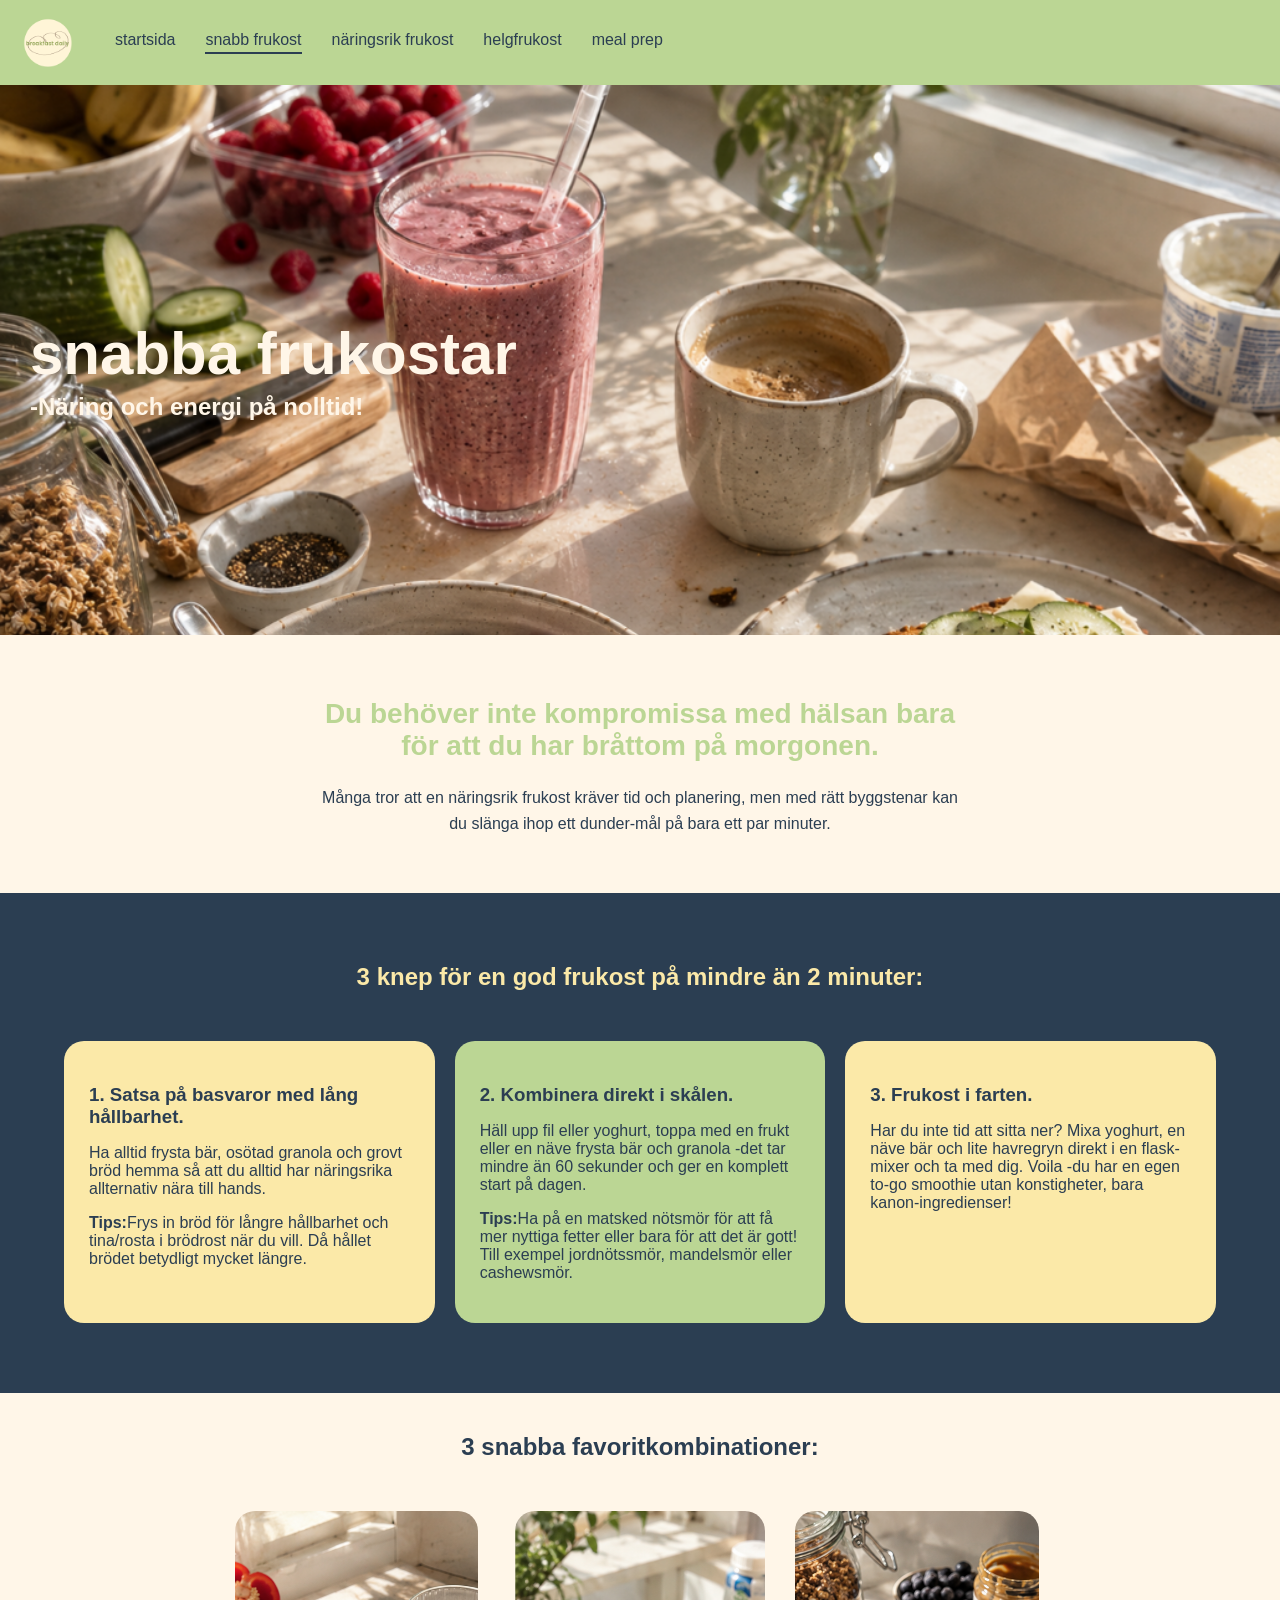
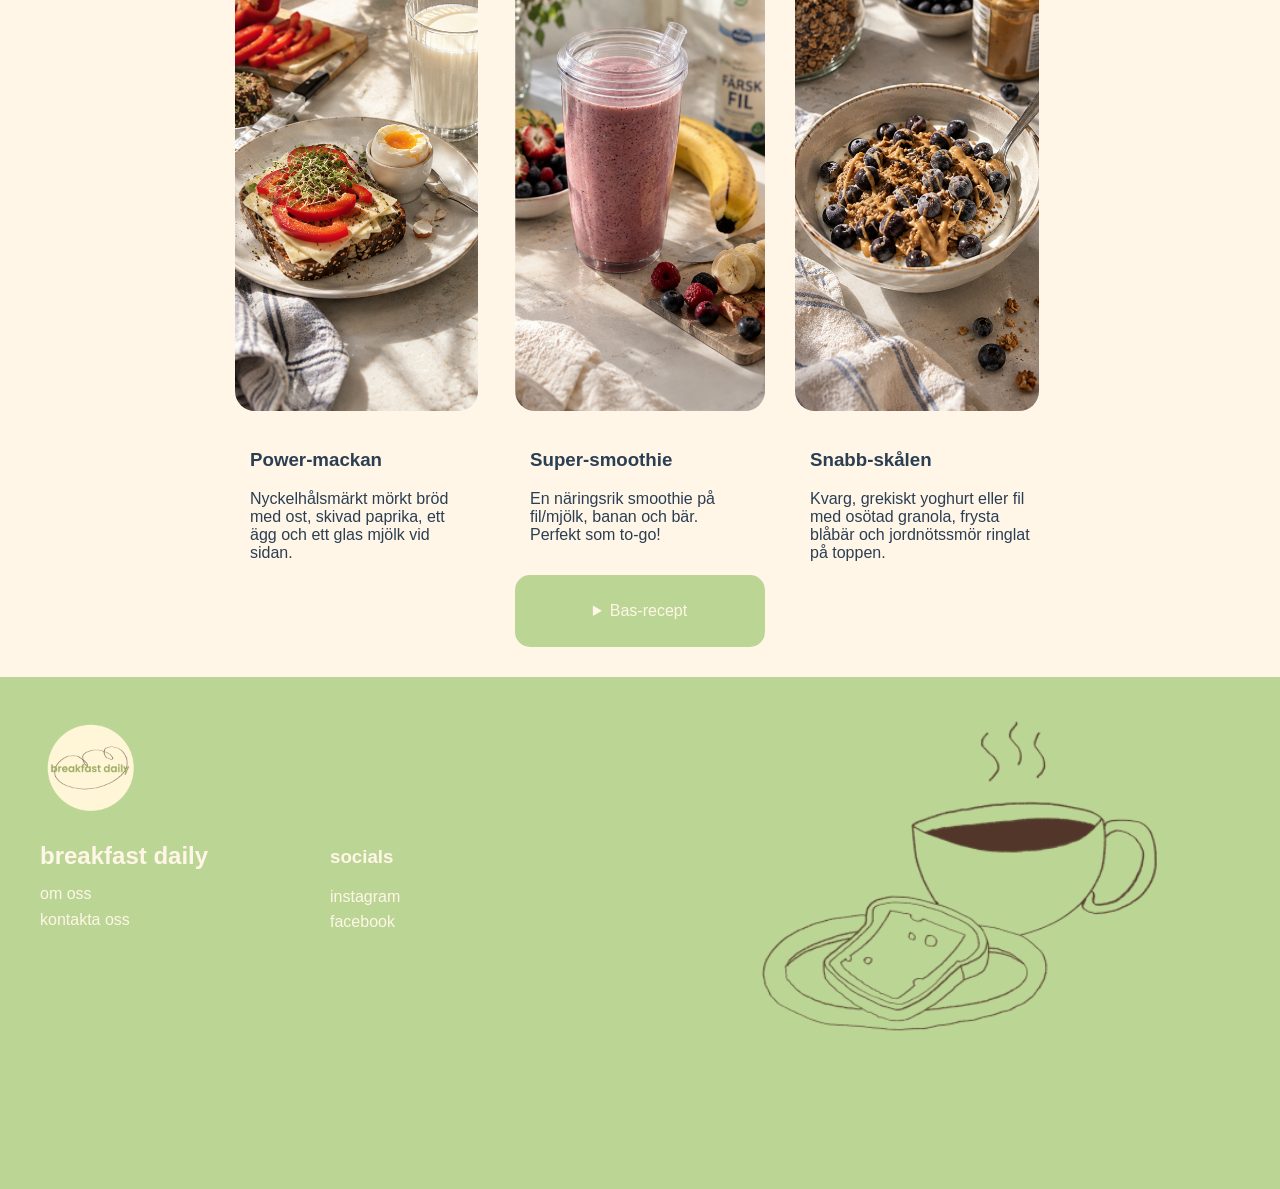
<file: snabb frukost.html>
<!doctype html>
<html lang="sv">
  <head>
    <meta charset="UTF-8" />
    <meta name="viewport" content="width=device-width, initial-scale=1.0" />
    <title>snabb frukost</title>
    <link rel="stylesheet" href="layout.css" />
    <link rel="stylesheet" href="style.css" />

    <!-- Standard favicon för äldre/alla webbläsare -->
    <link rel="icon" href="favicon_io/favicon.ico" sizes="32x32" />

    <!-- Ikon för Apple/iOS-enheter när sidan sparas på hemskärmen -->
    <link rel="apple-touch-icon" href="favicon_io/apple-touch-icon.png" />
  </head>
  <body>
    <header>
      <div class="logo">
        <a href="index.html">
          <img src="images/Logo.png" alt="logo" />
        </a>
      </div>

      <nav>
        <ul class="menu">
          <li><a href="index.html">startsida</a></li>
          <li><a href="snabb frukost.html" class="active">snabb frukost</a></li>
          <li><a href="näringsrik frukost.html">näringsrik frukost</a></li>
          <li><a href="helgfrukost.html">helgfrukost</a></li>
          <li><a href="meal prep.html">meal prep</a></li>
          <button class="close-menu">✕</button>
        </ul>

        <button class="hamburger" aria-label="öppna meny">
          <span></span>
          <span></span>
          <span></span>
        </button>
      </nav>
    </header>
    <main>
      <div class="snabbfrukost_grid_1-1">
        <img src="images/hero_snabb_img.png" alt="heroimg" />

        <div class="hero_text_snabbfrukost">
          <h1>snabba frukostar</h1>
          <h2>-Näring och energi på nolltid!</h2>
        </div>
      </div>

      <div class="snabbfrukost_info">
        <h2>Du behöver inte kompromissa med hälsan bara för att du har bråttom på morgonen.</h2>
        <p>Många tror att en näringsrik frukost kräver tid och planering, men med rätt byggstenar kan du slänga ihop ett dunder-mål på bara ett par minuter.</p>
      </div>

      <section class="tre_knep">
        <h2>3 knep för en god frukost på mindre än 2 minuter:</h2>
        <div class="tips1">
          <h3>1. Satsa på basvaror med lång hållbarhet.</h3>
          <p>Ha alltid frysta bär, osötad granola och grovt bröd hemma så att du alltid har näringsrika allternativ nära till hands.</p>
          <p><strong>Tips:</strong>Frys in bröd för långre hållbarhet och tina/rosta i brödrost när du vill. Då hållet brödet betydligt mycket längre.</p>
        </div>

        <div class="tips2">
          <h3>2. Kombinera direkt i skålen.</h3>
          <p>Häll upp fil eller yoghurt, toppa med en frukt eller en näve frysta bär och granola -det tar mindre än 60 sekunder och ger en komplett start på dagen.</p>
          <p><strong>Tips:</strong>Ha på en matsked nötsmör för att få mer nyttiga fetter eller bara för att det är gott! Till exempel jordnötssmör, mandelsmör eller cashewsmör.</p>
        </div>

        <div class="tips3">
          <h3>3. Frukost i farten.</h3>
          <p>Har du inte tid att sitta ner? Mixa yoghurt, en näve bär och lite havregryn direkt i en flask-mixer och ta med dig. Voila -du har en egen to-go smoothie utan konstigheter, bara kanon-ingredienser!</p>
        </div>
      </section>

      <section class="favoritkombinationer">
        <h2>3 snabba favoritkombinationer:</h2>

        <div class="powermackan">
          <div class="powermacka_img">
            <img src="images/power_mackan_img.png" alt="powermacka" />
          </div>
          <div class="powermacka_text">
            <h3>Power-mackan</h3>
            <p>Nyckelhålsmärkt mörkt bröd med ost, skivad paprika, ett ägg och ett glas mjölk vid sidan.</p>
          </div>
        </div>

        <div class="supersmoothie">
          <div class="supersmoothie_img">
            <img src="images/snabb_smoothie_img.png" alt="supersmoothie" />
          </div>
          <div class="supersmoothie_text">
            <div class="text_box_smoothie">
              <h3>Super-smoothie</h3>
              <p>En näringsrik smoothie på fil/mjölk, banan och bär. Perfekt som to-go!</p>
            </div>

            <details class="basrecept_smoothie">
              <summary>Bas-recept</summary>
              <h3>Snabb smoothie (1glas):</h3>
              <p>Ingredienser:</p>
              <ul>
                <li>2 dl yoghurt</li>
                <li>1 banan</li>
                <li>1 dl bär</li>
              </ul>
              <p>Gör såhär:</p>
              <ol>
                <li>Lägg alla ingredienser i en mixer och mixa i ca 30-60 sekunder till önskad konsistens.</li>
                <li>Häll upp i ett glas och njut direkt!</li>
              </ol>
            </details>
          </div>
        </div>

        <div class="snabbskålen">
          <div class="snabbskålen_img">
            <img src="images/super_skålen_img.png" alt="snabbskålen" />
          </div>
          <div class="snabbskålen_text">
            <h3>Snabb-skålen</h3>
            <p>Kvarg, grekiskt yoghurt eller fil med osötad granola, frysta blåbär och jordnötssmör ringlat på toppen.</p>
          </div>
        </div>
      </section>
    </main>
    <footer>
      <div class="footer_vanster">
        <img src="images/Logo.png" alt="Breakfast Daily logo" class="footer_logo" />

        <h2>breakfast daily</h2>

        <div class="footer_lankar">
          <a href="#">om oss</a>
          <a href="#">kontakta oss</a>
        </div>

        <div class="footer_socials">
          <h3>socials</h3>
          <a href="#">instagram</a>
          <a href="#">facebook</a>
        </div>
      </div>

      <div class="footer_bild">
        <img src="images/Footer_Img_.png" alt="Kaffekopp" />
      </div>
    </footer>
    <script>
      const hamburger = document.querySelector(".hamburger");
      const menu = document.querySelector(".menu");
      const closeButton = document.querySelector(".close-menu");

      hamburger.addEventListener("click", () => {
        menu.classList.toggle("active");
      });

      closeButton.addEventListener("click", () => {
        menu.classList.remove("active");
      });
    </script>
  </body>
</html>
</file>
<file: layout.css>
html {
  scroll-behavior: smooth;
}

* {
  box-sizing: border-box;
}

body {
  margin: 0;
  width: 100%;
  overflow-x: hidden;
}

img {
  max-width: 100%;
  height: auto;
}

header,
main,
footer {
  max-width: 1400px;
  margin: 0 auto;
}
/***********'logo*****************/

header {
  width: 100%;
  display: flex;
  align-items: center;
  justify-content: space-between;
}

/*logo*/
.logo {
  display: flex;
  align-items: center;
}

.logo img {
  display: block;
  max-width: 100%;
}

/*navigation*/

nav {
  display: flex;
}

.menu {
  display: flex;
  list-style: none;
  margin: 0;
  padding: 0;
  gap: 30px;
}
/**********hamburgarmeny*************/

.hamburger {
  display: none;
}
.close-menu {
  display: none;
}

@media (max-width: 768px) {
  .hamburger {
    display: flex;
    flex-direction: column;
    gap: 5px;
    background: none;
    border: none;
    cursor: pointer;
  }

  .hamburger span {
    width: 25px;
    height: 3px;
    background-color: black;
  }

  .menu {
    display: none;
  }

  .menu.active {
    display: flex;
    flex-direction: column;
    position: fixed;
    top: 0;
    right: 0;
    width: 35%;
    background-color: var(--butter);
    border-bottom-left-radius: 15px;
    padding-top: 80px;
    z-index: 1000;
  }
  .menu li {
    margin: 15px;
  }
  .menu a {
    color: var(--cream);
    text-decoration: none;
  }
  .close-menu {
    display: block;
  }
}

/**********'footer**********/
footer {
  display: grid;
  grid-template-columns: 1fr 1fr;
  min-height: 240px;
}

.footer_vanster {
  padding: 40px;
  position: relative;
}

.footer_logo {
  width: 100px;
  height: auto;
  display: block;
}

.footer_vanster h2 {
  margin: 25px 0 15px;
}

.footer_lankar {
  display: flex;
  flex-direction: column;
  gap: 8px;
}

.footer_socials {
  position: absolute;
  top: 145px;
  left: 250px;
  display: flex;
  flex-direction: column;
  gap: 7px;
}

.footer_bild {
  height: 100%;
  overflow: hidden;
}

.footer_bild img {
  width: 80%;
  height: 80%;
  object-fit: contain;
  display: block;
  margin: auto;
}

.footer_socials h3 {
  position: relative;
  top: 6px;
}

/*****************************************************startsidans hero***********************************************/
.startsida_grid_1-1 {
  display: grid;
  grid-template-columns: 1fr;
  grid-template-rows: 1fr;
  position: relative;
  width: 100%;
  height: 350px;
  overflow: hidden;
}

.startsida_grid_1-1 img {
  grid-column: 1;
  grid-row: 1;
  width: 100%;
  height: 100%;
  object-fit: cover;
  z-index: 1;
}

.hero_text {
  position: absolute;
  grid-column: 1;
  grid-row: 1;
  z-index: 2;

  align-self: center;
  justify-self: start;

  margin-left: 30px;
  color: var(--cream);
}
.hero_text h2 {
  margin: 0;
}

.hero_text h1 {
  margin: 0;
  font-size: 80px;
}

.hero_text h3 {
  margin: 0;
  max-width: 500px;
}

/***knappar***/
.startsida_knappar {
  display: flex;
  justify-content: center;
  gap: 20px;
  margin-top: 50px;
}
.startsida_knappar .button {
  padding: 15px 30px;
  border-radius: 15px;
  font-weight: 600;
  transition: 0.2s;
  color: var(--cream);
}

.startsida_knappar .button:hover {
  transform: translateY(-2px);
}

/***näringsämnen tallriksmodellen**/

.näringsämnen_tallriksmodellen {
  width: 100%;
  margin: 30px 0;
  padding: 30px 5%;

  display: grid;
  grid-template-columns: 1fr 1fr;
  gap: 15px;
}

.näringsämnen_1,
.näringsämnen_2 {
  display: grid;
  grid-template-rows: auto auto;
  gap: 15px;
  justify-items: stretch;
}

.näringsämnen_tallriksmodellen details {
  margin: 0;
  transition: 0.2s;
  width: 100%;
}
.näringsämnen_tallriksmodellen details:hover {
  transform: translateY(-2px);
}

.näringsämnen_tallriksmodellen > p {
  grid-column: 1 / -1;
}

/***********kategorier************/

.kategorier {
  text-align: center;
  padding: 40px 5%;
}
.kategorier a:hover {
  transform: translateY(-2px);
}
.kategorier_1 {
  display: grid;
  grid-template-columns: 1fr 1fr;
  gap: 20px;
  margin-top: 30px;
}

.kategorier a {
  transition: 0.2s;
}

.kategorier_1 a {
  display: flex;
  flex-direction: column;
  align-items: stretch;
  text-align: left;
  text-decoration: none;
}

.kategorier_1 img {
  width: 100%;
  height: 250px;
  object-fit: cover;
  display: block;
}
.kategori p {
  min-height: 60px;
}

/********************startsida desktop*********************************/

@media (min-width: 768px) {
  header {
    padding: 20px 40px;
    justify-content: flex-start;
    gap: 40px;
  }

  .menu a {
    font-weight: 400 !important;
    display: inline-block;
  }

  .menu a.active {
    font-weight: 700;
    border-bottom: 2px solid var(--oceandeep);
    padding-bottom: 3px;
  }

  /*hero*/

  .startsida_grid_1-1 {
    height: 550px;
  }
  .hero_text h1 {
    font-size: 120px;
  }

  /*text under hero*/

  .startsida_knappar {
    gap: 100px;
  }
  /*näringsämnen*/

  .info_2kol {
    display: grid;
    grid-template-columns: 45% 55%;
    gap: 20px;
    align-items: stretch;
  }
  .startsida_viktigt {
    height: 100%;
  }

  /*kategorier*/

  .kategorier_1 {
    grid-template-columns: repeat(4, 1fr);
  }

  /*footer*/
  footer {
    min-height: 240px;
  }
  .footer_socials {
    left: 330px;
  }
}

@media (max-width: 500px) {
  .kategorier_1 h3 {
    font-size: 0.8rem;
  }

  .kategorier_1 p {
    font-size: 0.7rem;
  }

  .näringsämnen_tallriksmodellen summary {
    font-size: 0.7rem;
  }
  .näringsämnen_tallriksmodellen p {
    font-size: 0.7rem;
  }
}
/*************************************************************************************************************/

/*************************************snabb frukost**************************************************/

/*hero*/

.snabbfrukost_grid_1-1 {
  display: grid;
  grid-template-columns: 1fr;
  grid-template-rows: 1fr;
  position: relative;
  width: 100%;
  height: 350px;
  overflow: hidden;
}

.snabbfrukost_grid_1-1 img {
  grid-column: 1;
  grid-row: 1;
  width: 100%;
  height: 100%;
  object-fit: cover;
  z-index: 1;
}

.hero_text_snabbfrukost {
  position: absolute;
  grid-column: 1;
  grid-row: 1;
  z-index: 2;

  align-self: center;
  justify-self: start;

  margin-left: 30px;
  color: var(--cream);
}

/*under hero*/
.snabbfrukost_info {
  text-align: center;
  padding: 40px 25px;
}

.snabbfrukost_info h2 {
  color: var(--salvia);
  font-size: 28px;
}

.snabbfrukost_info h3 {
  font-size: 18px;
  line-height: 1.5;
}

.snabbfrukost_info p {
  line-height: 1.6;
}

/*tre favoriter*/

.favoritkombinationer h2 {
  text-align: center;
}
.powermackan {
  display: grid;
  grid-template-columns: 1fr 1fr;
  align-items: start;
  margin-bottom: 40px;
}

.supersmoothie {
  display: grid;
  grid-template-columns: 1fr 1fr;
  margin-bottom: 40px;
}

.supersmoothie_img {
  grid-column: 2;
  grid-row: 1;
}

.supersmoothie_text {
  grid-column: 1;
  grid-row: 1;
}

.snabbskålen {
  display: grid;
  grid-template-columns: 1fr 1fr;
  align-items: start;
  margin-bottom: 40px;
}

/************snabb frukost desktop************/
@media (min-width: 768px) {
  /*favokombos*/

  .favoritkombinationer {
    display: grid;
    grid-template-columns: repeat(3, 250px);
    gap: 30px;
    justify-content: center;
  }

  .favoritkombinationer h2 {
    grid-column: 1/-1;
    padding-bottom: -20px;
    padding-top: 20px;
  }

  .powermackan,
  .supersmoothie,
  .snabbskålen {
    display: flex;
    flex-direction: column;
    justify-content: flex-start;
    max-width: 250px;
    margin: 0;
    text-align: start;
  }

  .powermacka_img,
  .supersmoothie_img,
  .snabbskålen_img {
    order: 1;
  }

  .powermacka_text,
  .supersmoothie_text,
  .snabbskålen_text {
    order: 2;
  }

  .supersmoothie {
    display: flex;
    flex-direction: column;
  }

  .supersmoothie_text {
    display: flex;
    flex-direction: column;
    order: 2;
    margin-bottom: 30px;
  }

  .basrecept_smoothie {
    border-radius: 15px;
  }
}

/************************************näringsrik frukost mobil***********************************/

/*hero*/

.näringsrikfrukost_grid_1-1 {
  display: grid;
  grid-template-columns: 1fr;
  grid-template-rows: 1fr;
  position: relative;
  width: 100%;
  height: 350px;
  overflow: hidden;
}

.näringsrikfrukost_grid_1-1 img {
  grid-column: 1;
  grid-row: 1;
  width: 100%;
  height: 100%;
  object-fit: cover;
  z-index: 1;
}

.hero_text_näringsrikfrukost {
  position: absolute;
  grid-column: 1;
  grid-row: 1;
  z-index: 2;

  align-self: center;
  justify-self: start;

  margin-left: 30px;
  color: var(--cream);
}

/*vad, varför och hur mycket*/

.näring_grid {
  display: grid;
  grid-template-columns: repeat(2, 200px);
  gap: 15px;
  justify-content: center;
}

.kolhydrater,
.vitaminer,
.protein,
.fetter {
  width: 200px;
  transition: transform 0.2s ease;
}

.kolhydrater:hover,
.vitaminer:hover,
.protein:hover,
.fetter:hover {
  transform: translateY(-8px);
}

.vad_varför_hur h2 {
  width: 100%;
}

.kolhydrater img,
.vitaminer img,
.protein img,
.fetter img {
  width: 100%;
  height: 300px;
  object-fit: cover;
  display: block;
  border-top-left-radius: 15px;
  border-top-right-radius: 15px;
}

.kolhydrater summary,
.vitaminer summary,
.protein summary,
.fetter summary {
  min-height: 50px;

  display: flex;
  align-items: center;
  justify-content: center;
  text-align: center;
}

/*******************************näringsrik frukost desktop*********************************/

@media (min-width: 768px) {
  .näring_grid {
    grid-template-columns: repeat(4, 200px);
    gap: 5px;
  }

  .tre_näringsfrukostar {
    display: grid;
    grid-template-columns: repeat(3, 400px);
    justify-content: center;
    gap: 20px;
  }

  .tre_näringsfrukostar h2 {
    grid-column: 1/-1;
  }

  .avokadotoast_text,
  .acai_text,
  .proteingröt_text {
    min-height: 200px;
  }
}

/**************************************helgfrukost mobil***********************/

/*hero*/

.helgfrukost_grid_1-1 {
  display: grid;
  grid-template-columns: 1fr;
  grid-template-rows: 1fr;
  position: relative;
  width: 100%;
  height: 350px;
  overflow: hidden;
}

.helgfrukost_grid_1-1 img {
  grid-column: 1;
  grid-row: 1;
  width: 100%;
  height: 100%;
  object-fit: cover;
  z-index: 1;
}

.hero_text_helgfrukost {
  position: absolute;
  grid-column: 1;
  grid-row: 1;
  z-index: 2;

  align-self: center;
  justify-self: start;

  margin-left: 30px;
  color: var(--cream);
}

/*under hero*/
.helgfrukost_info {
  text-align: center;
  padding: 40px 25px;
}

.helgfrukost_info h2 {
  color: var(--salvia);
  font-size: 28px;
}

.helgfrukost_info p {
  line-height: 1.6;
}

/*3 klassiska*/

/***************************************helgfrukost desktop*******************************/
/*3 klassiska*/
@media (min-width: 768px) {
  .tre_klassiska {
    display: grid;
    grid-template-columns: repeat(3, 400px);
    justify-content: center;
    gap: 20px;
  }

  .tre_klassiska h2 {
    grid-column: 1/-1;
  }

  .pannkakor_text,
  .brunchtallrik_text,
  .fransktoast_text {
    min-height: 250px;
  }

  .liten_undertext {
    grid-column: 1/4;
    max-width: 700px;
    text-align: center;
    margin: 0 auto;
  }
}

/********************************meal prep mobil*****************/

/*hero*/

.mealprep_grid_1-1 {
  display: grid;
  grid-template-columns: 1fr;
  grid-template-rows: 1fr;
  position: relative;
  width: 100%;
  height: 350px;
  overflow: hidden;
}

.mealprep_grid_1-1 img {
  grid-column: 1;
  grid-row: 1;
  width: 100%;
  height: 100%;
  object-fit: cover;
  z-index: 1;
}

.hero_text_mealprep {
  position: absolute;
  grid-column: 1;
  grid-row: 1;
  z-index: 2;

  align-self: center;
  justify-self: start;

  margin-left: 30px;
  color: var(--cream);
}

/*under hero*/
.mealprep_info {
  text-align: center;
  padding: 40px 25px;
}

.mealprep_info h2 {
  color: var(--salvia);
  font-size: 28px;
}

.mealprep_info p {
  line-height: 1.6;
}

/*smaksättning*/

.smaksättning_grid {
  display: grid;
  grid-template-columns: 1fr;
  grid-template-rows: repeat(4, 1fr);
  padding: 20px;
  text-align: center;
  max-width: 500px;
  margin: 0 auto;
  gap: 20px;
}

/*********************meal prep desktop***************/

@media (min-width: 768px) {
  /*smarta förberedelser*/

  .förberedelser_grid {
    display: grid;
    grid-template-columns: 1fr 1fr 1fr;
    gap: 20px;
  }

  /*förberedda favoriter*/
  .favoriter_grid {
    display: grid;
    grid-template-columns: repeat(2, auto);
    justify-content: center;
    gap: 150px;
  }

  .overnightoats,
  .chiapudding {
    display: grid;
    grid-template-columns: 300px 220px;
    gap: 0px;
  }

  /*smaksättningar*/
  .smaksättning_grid {
    display: grid;
    grid-template-columns: repeat(3, 350px);
    grid-template-rows: 1fr 1fr;
    gap: 20px;
    justify-content: center;
    margin-bottom: 30px;
  }

  .jordnöt {
    grid-column: 1;
    grid-row: 1;
  }

  .mango {
    grid-column: 2;
    grid-row: 1;
  }

  .choklad {
    grid-column: 1;
    grid-row: 2;
  }

  .bär {
    grid-column: 2;
    grid-row: 2;
  }

  .grabandgo {
    grid-column: 3;
    grid-row: 1 / 3;
    margin-top: 0;
    margin-bottom: 0;
    align-self: stretch;
    padding: 30px;
  }
}
</file>
<file: style.css>
/********färger************/
:root {
  --cream: #fff6e8;
  --butter: #fbe9a8;
  --salvia: #bbd694;
  --oceandeep: #2b3e52;
}

/*grund*/

body {
  background-color: var(--cream);
  color: var(--oceandeep);
  font-family: "Poppins", sans-serif;
}

/*header*/

header {
  background-color: var(--salvia);
  padding: 15px 20px;
}

.logo img {
  width: 55px;
}

.menu a {
  color: var(--oceandeep);
  text-decoration: none;
  font-weight: bold;
}
/*************hamburgarmeny**********/
.close-menu {
  background: none;
  border: none;
  color: var(--cream);
  font-size: 2rem;
  cursor: pointer;

  margin-top: auto;
  align-self: center;
}

/*footer*/
footer {
  background-color: var(--salvia);
}

.footer_vanster h2,
.footer_vanster a,
.footer_socials h3,
.footer_socials a {
  color: var(--cream);
}

.footer_vanster a,
.footer_socials a {
  text-decoration: none;
}

.footer_socials {
  .footer_socials {
    position: absolute;
    top: 130px;
    left: 250px;
    display: flex;
    flex-direction: column;
    gap: 8px;
  }
}

***************************************************startsida********************************************************

/*knappar*/
.startsida_knappar .button {
  text-decoration: none;
  color: var(--cream) !important;
}

.startsida_knappar a:first-child {
  background-color: var(--oceandeep);
}

.startsida_knappar a:last-child {
  background-color: var(--salvia);
}

/*text*/
.startsida_info {
  text-align: center;
  padding: 40px 25px;
}

.startsida_info h2 {
  color: var(--salvia);
  font-size: 28px;
}

.startsida_info h3 {
  font-size: 18px;
  line-height: 1.5;
}

.startsida_info p {
  line-height: 1.6;
}

/****varför viktigt***/
.startsida_viktigt {
  padding: 20px;
}
.startsida_viktigt {
  background-color: var(--oceandeep);
  color: var(--cream);
  padding: 40px 25px;
}

.startsida_viktigt h2 {
  color: var(--butter);
}

.startsida_viktigt p {
  color: var(--cream);
}

.startsida_viktig p {
  line-height: 1.6;
}

/*****frukost innehålla**/
.innehålla {
  padding: 20px;
  background-color: var(--butter);
}

/* Näringsämnen – bakgrund */

.näringsämnen_tallriksmodellen {
  background-color: var(--butter);
  padding: 35px 20px;
  margin-top: 0;
}

/* Tallriksmodellen-bilden */

.näringsämnen_tallriksmodellen img {
  width: 100%;
  max-width: 300px;
  margin: 25px auto;
}

/* Färger på knapparna */

.näringsämnen_tallriksmodellen .fett,
.näringsämnen_tallriksmodellen .kolhydrater {
  background-color: var(--salvia);
}

.näringsämnen_tallriksmodellen .protein,
.näringsämnen_tallriksmodellen .vitaminer {
  background-color: var(--oceandeep);
}

/* Utfällbara knappar */

.näringsämnen_tallriksmodellen details {
  border-radius: 12px;
  overflow: hidden;
  align-self: start;
}

.näringsämnen_tallriksmodellen summary {
  color: var(--cream);
  font-size: small;
  padding: 10px;
  cursor: pointer;
  list-style: none;
  text-align: center;
}

/* Tar bort webbläsarens standardpil */

.näringsämnen_tallriksmodellen summary::-webkit-details-marker {
  display: none;
}

/* Texten som fälls ut */

details {
  margin-bottom: 15px;
}

details p {
  line-height: 1.5;
  color: var(--cream);
  padding: 20px;
}

/*kategorier*/

.kategorier {
  padding: 40px 20px;
  text-align: center;
  background-color: var(--cream);
}

.kategorier h2 {
  color: var(--salvia);
  font-size: 30px;
}

.kategori_1 {
  text-align: center;
}

.snabb_frukost_box,
.näringsrik_frukost_box,
.helg_frukost_box,
.meal_prep_box {
  background-color: var(--cream);
  text-decoration: none;
  border-radius: 15px;
  overflow: hidden;
}

.snabb_frukost_box h3,
.näringsrik_frukost_box h3,
.helg_frukost_box h3,
.meal_prep_box h3 {
  color: var(--oceandeep);
  margin: 20px 15px 5px;
  margin-bottom: 5px;
}

.snabb_frukost_box p,
.näringsrik_frukost_box p,
.helg_frukost_box p,
.meal_prep_box p {
  color: var(--oceandeep);
  margin: 0 15px 20px;
  margin-top: 0;
}

/*bilder*/
.snabb_frukost_box img,
.näringsrik_frukost_box img,
.helg_frukost_box img,
.meal_prep_box img {
  border-radius: 15px;
}

/*****************'startsida desktop************************/

@media (min-width: 768px) {
  /*under hero*/
  .startsida_info {
    max-width: 700px;
    text-align: center;
    margin: 0 auto;
  }
  /*viktig sida + näringsämnen*/

  .info_2kol {
    background-color: var(--butter);
    padding: 30px;
    margin: 0 auto;
    max-width: auto;
  }
  .startsida_viktigt {
    border-radius: 15px;
  }

  .startsida_viktigt p,
  .innehålla p {
    font-size: 1rem;
  }
  .innehålla img {
    display: block;
    margin: 0 auto;
    width: 400px;
  }
  .näringsämnen_tallriksmodellen summary {
    padding: 15px;
  }

  .hoger_kolumn {
    display: flex;
    flex-direction: column;
    align-items: center;
  }
  .näringsämnen_tallriksmodellen {
    max-width: 600px;
    margin: 0 auto;
  }

  /*kategorier*/
  .kategorier h2 {
    font-size: 60px;
    margin-bottom: -10px;
  }
}
/*************************************************************************************************************/

/*****************''snabb frukost mobil**************************/

/*tre knep*/
.tre_knep {
  background-color: var(--oceandeep);
  padding: 50px 5%;

  max-width: auto;
  margin: 60px auto;
}

.tre_knep h2 {
  color: var(--butter);
  text-align: center;
  margin-bottom: 30px;
}

.tips1,
.tips2,
.tips3 {
  padding: 25px;
  border-radius: 20px;
  margin-bottom: 20px;
}

.tips1,
.tips3 {
  background-color: var(--butter);
}

.tips2 {
  background-color: var(--salvia);
}

.tips1 h3,
.tips2 h3,
.tips3 h3 {
  margin-bottom: 15px;
}

.tips1 strong,
.tips2 strong {
  font-weight: 700;
}

/*favoriter*/

.favoritkombinationer {
  padding: 0 20px;
}
.powermacka_text,
.snabbskålen_text {
  background-color: var(--butter);
  padding: 15px;
  border-bottom-right-radius: 15px;
  border-top-right-radius: 15px;
}

.text_box_smoothie {
  background-color: var(--oceandeep);
  color: var(--cream);
  border-top-left-radius: 15px;
  padding: 15px;
}

.basrecept_smoothie {
  margin-top: 0;
  background-color: var(--salvia);
  padding: 15px;
  color: var(--cream);
  border-bottom-left-radius: 15px;
  margin: 0;
  transition: transform 0.2s ease;
}

.basrecept_smoothie:hover {
  transform: translateY(-8px);
}

.basrecept_smoothie summary {
  margin: 0;
}

.powermacka_img img,
.snabbskålen_img img {
  border-top-left-radius: 15px;
  border-top-right-radius: 0;
  border-bottom-left-radius: 15px;
  border-bottom-right-radius: 15px;
}

.supersmoothie_img img {
  border-top-left-radius: 0;
  border-top-right-radius: 15px;
  border-bottom-left-radius: 15px;
  border-bottom-right-radius: 15px;
}

/**************'snabb frukost desktop**************/

@media (min-width: 768px) {
  /*hero*/

  .snabbfrukost_grid_1-1 {
    height: 550px;
  }
  .hero_text_snabbfrukost h1 {
    font-size: 60px;
    margin-bottom: 5px;
  }
  .hero_text_snabbfrukost h2 {
    margin-top: 0;
  }
  /*under hero*/
  .snabbfrukost_info {
    max-width: 700px;
    text-align: center;
    margin: 0 auto;
  }

  /*tre knep*/

  .tre_knep {
    display: grid;
    grid-template-columns: repeat(3, 1fr);
    gap: 20px;
    max-width: none;
    width: 100%;
    margin: 0;
  }

  .tre_knep h2 {
    grid-column: 1/-1;
  }

  /*favoritkombos*/

  .powermacka_img img,
  .supersmoothie_img img,
  .snabbskålen_img img {
    width: 100%;
    height: 500px;
    object-fit: cover;
    border-radius: 20px;
  }
  .powermacka_text,
  .text_box_smoothie,
  .snabbskålen_text {
    background-color: transparent;
    color: var(--oceandeep);
  }
  .basrecept_smoothie summary {
    background-color: var(--salvia);
    color: var(--cream);
    padding: 12px;
    border-radius: 20px;
    text-align: center;
    cursor: pointer;
  }
}
/****************************************************************************************/

/***************************näringsrik frukost mobil***************************/

/*under hero*/
.näringsrikfrukost_info {
  text-align: center;
  padding: 40px 25px;
}

.näringsrikfrukost_info h2 {
  color: var(--salvia);
  font-size: 28px;
}

.näringsrikfrukost_info p {
  line-height: 1.6;
}

/*vad varför hur*/
.vad_varför_hur {
  background-color: var(--butter);
  padding: 50px 20px;
}

.vad_varför_hur h2 {
  text-align: center;
  color: var(--oceandeep);
  margin-bottom: 30px;
}

.kolhydrater details,
.fetter details {
  background-color: var(--oceandeep);
}

.protein details,
.vitaminer details {
  background-color: var(--salvia);
}

.kolhydrater details,
.vitaminer details,
.protein details,
.fetter details {
  color: var(--cream);
  text-align: start;

  border-radius: 0 0 20px 20px;

  padding: 10px;
}

/*tre näringsfrukostar*/

.tre_näringsfrukostar {
  padding: 40px 20px;
}

.tre_näringsfrukostar h2 {
  text-align: center;
  margin-bottom: 30px;
}

.avokadotoast,
.acai,
.proteingröt {
  width: 400px;
  margin: 0 auto 30px auto;
}

.avokadotoast img,
.acai img,
.proteingröt img {
  width: 100%;
  height: 400px;
  object-fit: cover;
  display: block;
  border-top-left-radius: 15px;
  border-top-right-radius: 15px;
}

.avokadotoast_text,
.acai_text,
.proteingröt_text {
  background-color: var(--butter);

  padding: 20px;

  border-radius: 0 0 25px 25px;
}

.avokadotoast_text h3,
.acai_text h3,
.proteingröt_text h3 {
  margin-bottom: 10px;
  margin-top: 10px;
}

/***********************************näringsrik frukost desktop*************/

@media (min-width: 768px) {
  /*hero*/

  .näringsrikfrukost_grid_1-1 {
    height: 550px;
  }
  .hero_text_näringsrikfrukost h1 {
    font-size: 60px;
    margin-bottom: 5px;
  }
  .hero_text_näringsrikfrukost h2 {
    margin-top: 0;
  }
  /*under hero*/
  .näringsrikfrukost_info {
    max-width: 700px;
    text-align: center;
    margin: 0 auto;
  }
}
/******************************helgfrukost mobil************/

/*tre klassiska*/

.tre_klassiska {
  padding: 40px 20px;
  background-color: var(--butter);
}

.tre_klassiska h2 {
  text-align: center;
  margin-bottom: 30px;
}

.pannkakor,
.brunchtallrik,
.fransktoast {
  width: 400px;
  margin: 0 auto 30px auto;
}

.pannkakor img,
.brunchtallrik img,
.fransktoast img {
  width: 100%;
  height: 400px;
  object-fit: cover;
  display: block;
  border-top-left-radius: 15px;
  border-top-right-radius: 15px;
}

.pannkakor_text {
  background-color: var(--cream);
  padding: 20px;
}

.brunchtallrik_text,
.fransktoast_text {
  background-color: var(--cream);

  padding: 20px;

  border-radius: 0 0 25px 25px;
}

.pannkakor_text h3,
.brunchtallrik_text h3,
.fransktoast_text h3 {
  margin-bottom: 10px;
  margin-top: 10px;
}

.liten_undertext {
  text-align: center;
  padding: 30px 60px;
}

.basrecept_pannkakor {
  margin-top: 0;
  background-color: var(--salvia);
  padding: 15px;
  color: var(--cream);
  border-bottom-left-radius: 15px;
  border-bottom-right-radius: 15px;
  margin: 0;
  transition: transform 0.2s ease;
}

.basrecept_pannkakor:hover {
  transform: translateY(-8px);
}

.basrecept_pannkakor summary {
  margin: 0;
}

/****************************helgfrukost desktop*******************************/
@media (min-width: 768px) {
  /*hero*/

  .helgfrukost_grid_1-1 {
    height: 550px;
  }
  .hero_text_helgfrukost h1 {
    font-size: 60px;
    margin-bottom: 5px;
  }
  .hero_text_helgfrukost h2 {
    margin-top: 0;
  }

  /*under hero*/
  .helgfrukost_info {
    max-width: 700px;
    text-align: center;
    margin: 0 auto;
  }
}

/*************************meal prep mobil******************************/

/*tre förberedelser*/

.förberedelser {
  background-color: var(--oceandeep);
  padding: 50px 5%;

  max-width: auto;
  margin: 60px auto;
}

.förberedelser h2 {
  color: var(--butter);
  text-align: center;
  margin-bottom: 30px;
}

.förberedelser .smart_underrubrik {
  color: var(--butter);
  text-align: center;
  padding: 10px 25px;
}

.glasburkar,
.söndagsbatchen,
.granola {
  padding: 35px;
  border-radius: 20px;
  margin-bottom: 20px;
}

.glasburkar,
.granola {
  background-color: var(--salvia);
}

.söndagsbatchen {
  background-color: var(--butter);
}

.glasburkar h3,
.söndagsbatchen h3,
.granola h3 {
  margin-bottom: 15px;
  color: var(--oceandeep);
}

.glasburkar strong,
.söndagsbatchen strong {
  font-weight: 700;
}

/*veckans förberedda favoriter*/

.veckans_förberedda {
  padding: 40px 20px;
}

.veckans_förberedda h2 {
  text-align: center;
  margin-bottom: 50px;
  color: var(--salvia);
}

.overnightoats,
.chiapudding {
  width: 400px;
  margin: 0 auto 30px auto;
}

.overnightoats img,
.chiapudding img {
  width: 100%;
  height: 400px;
  object-fit: cover;
  display: block;
  border-top-left-radius: 15px;
  border-top-right-radius: 15px;
}

.overnightoats_text,
.chiapudding_text {
  background-color: var(--butter);

  padding: 20px;

  border-radius: 0 0 25px 25px;
}

.overnightoats_text h3,
.chiapudding_text h3 {
  margin-bottom: 10px;
  margin-top: 10px;
}

/*smaksättningar*/

.smaksättningar h2 {
  max-width: 700px;
  text-align: center;
  margin: 0 auto;
  margin-bottom: 20px;
}

.jordnöt,
.choklad {
  background-color: var(--salvia);
  border-radius: 15px;
  padding: 0 20px;
}

.mango,
.bär {
  background-color: var(--butter);
  border-radius: 15px;
  padding: 0 20px;
}

.grabandgo {
  background-color: var(--oceandeep);
  color: var(--butter);
  border-radius: 15px;
  padding: 30px;
  margin-top: 30px;
  margin-bottom: 40px;
}

/*********************************meal prep desktop****************************/
@media (min-width: 768px) {
  /*hero*/

  .mealprep_grid_1-1 {
    height: 550px;
  }
  .hero_text_mealprep h1 {
    font-size: 60px;
    margin-bottom: 5px;
  }
  .hero_text_mealprep h2 {
    margin-top: 0;
  }
  /*under hero*/
  .mealprep_info {
    max-width: 700px;
    text-align: center;
    margin: 0 auto;
  }

  /*smarta förberedelser*/

  .förberedelser h2 {
    margin-bottom: 10px;
  }

  .smart_underrubrik {
    max-width: 700px;
    text-align: center;
    margin: 0 auto;
    margin-bottom: 30px;
  }

  /*förberedda favoriter*/

  .veckans_förberedda h2 {
    text-align: center;
    margin-bottom: 40px;
  }

  .overnightoats_text,
  .chiapudding_text {
    background: transparent;
  }
  .overnightoats_img img,
  .chiapudding_img img {
    border-radius: 15px;
  }

  /*smak*/
  .jordnöt,
  .mango,
  .choklad,
  .bär,
  .grabandgo {
    text-align: left;
  }
}
</file>
